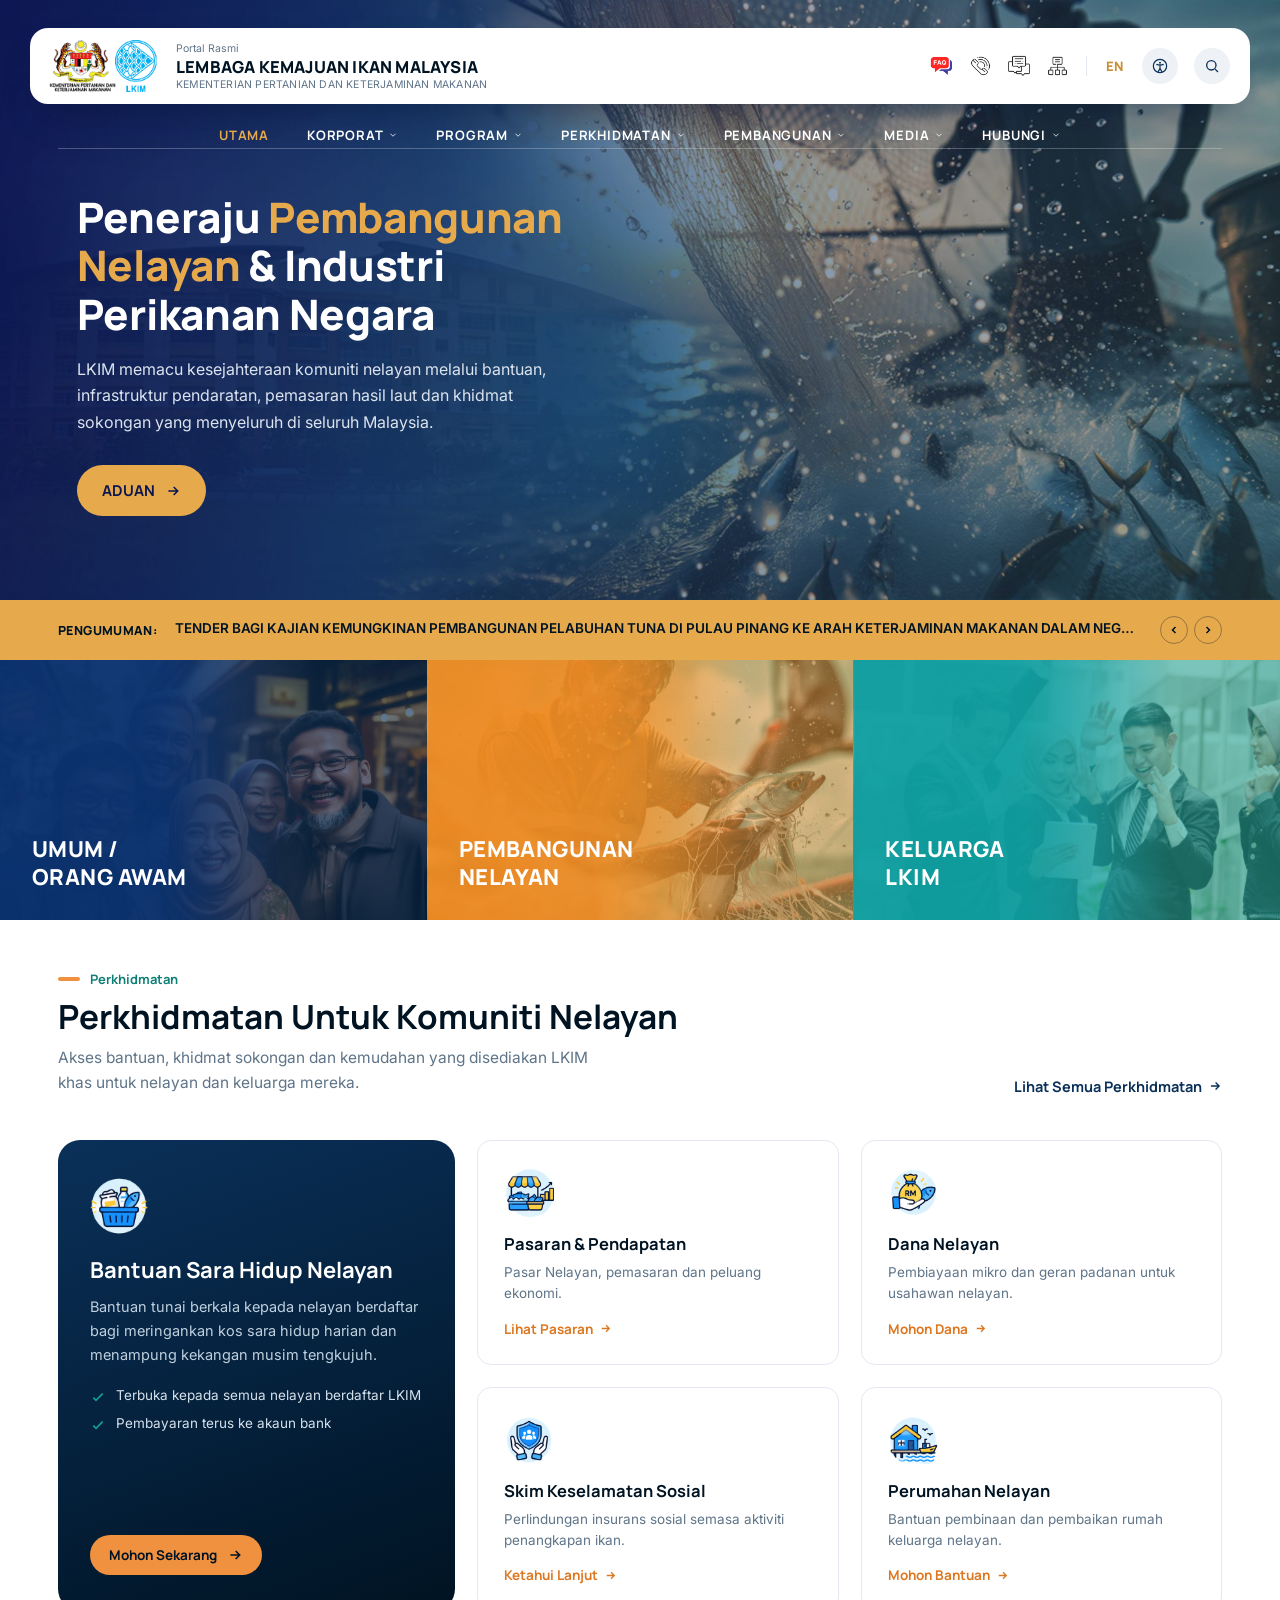
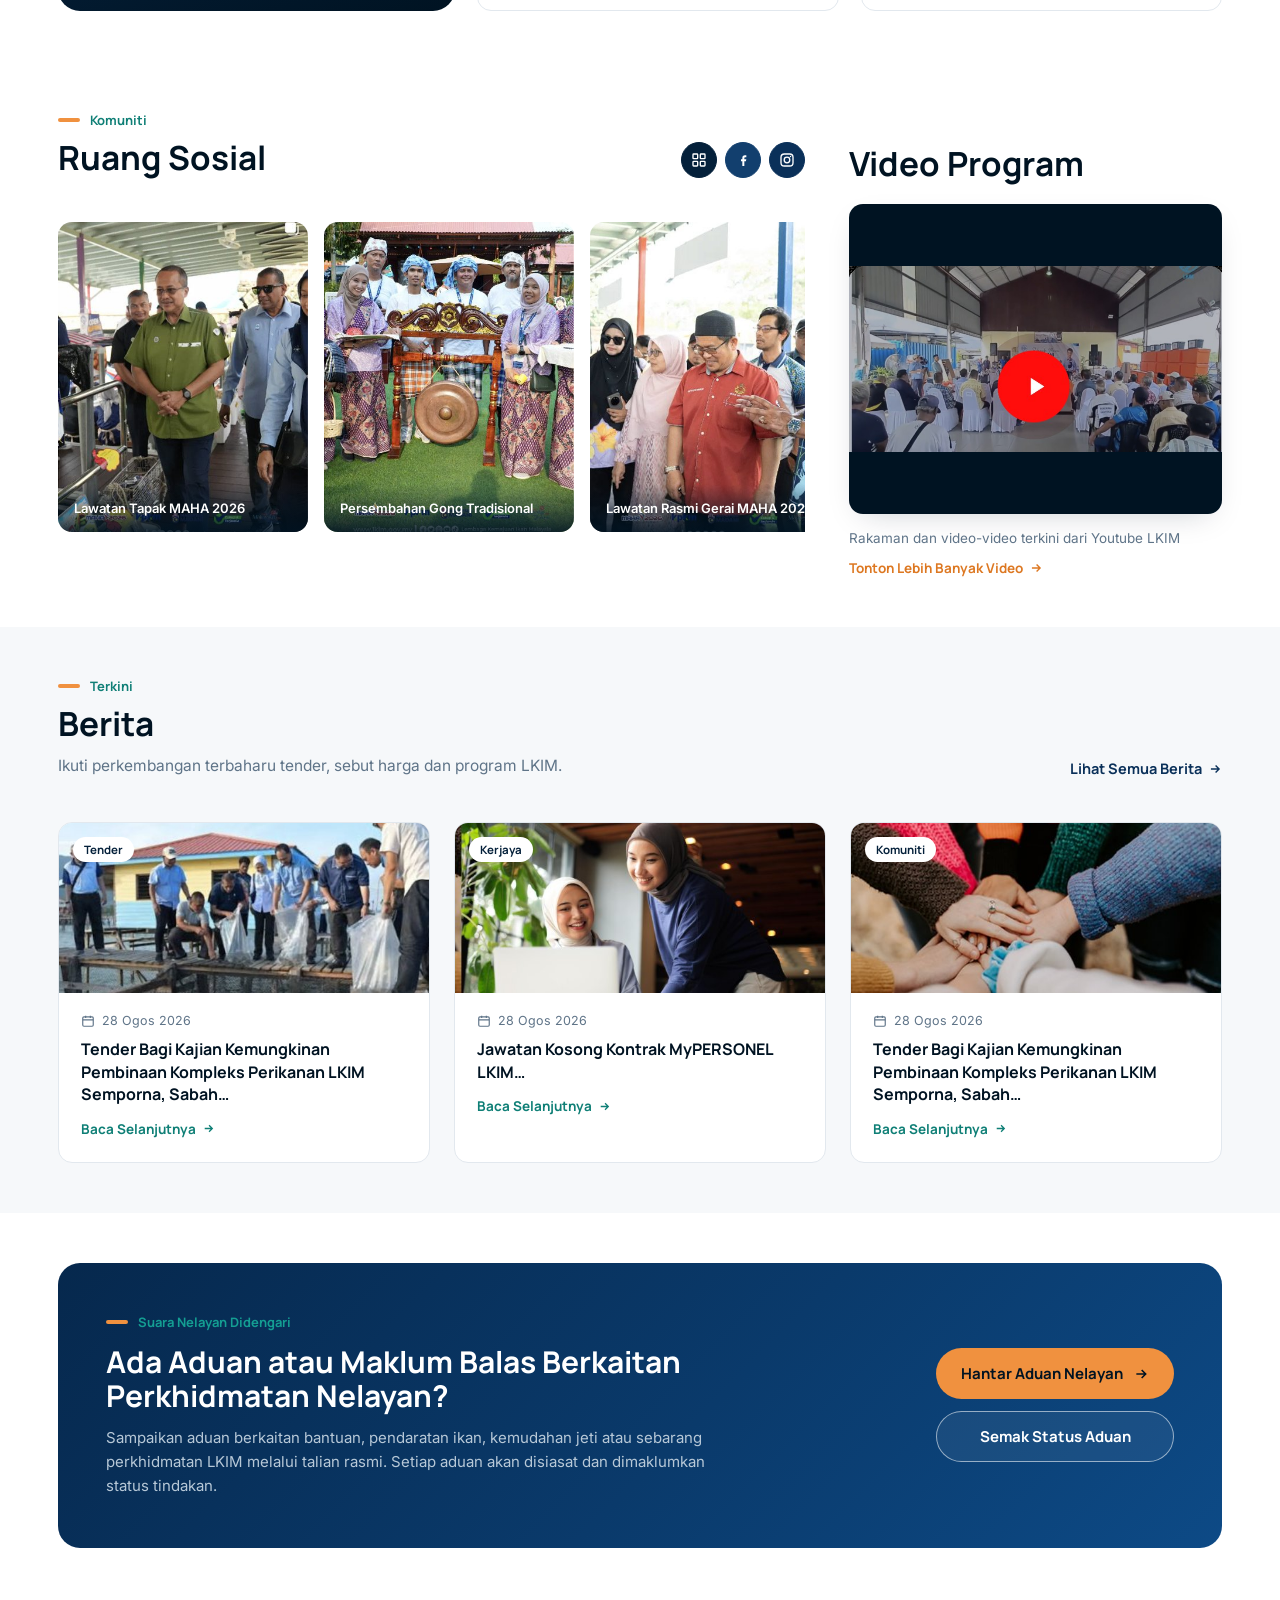
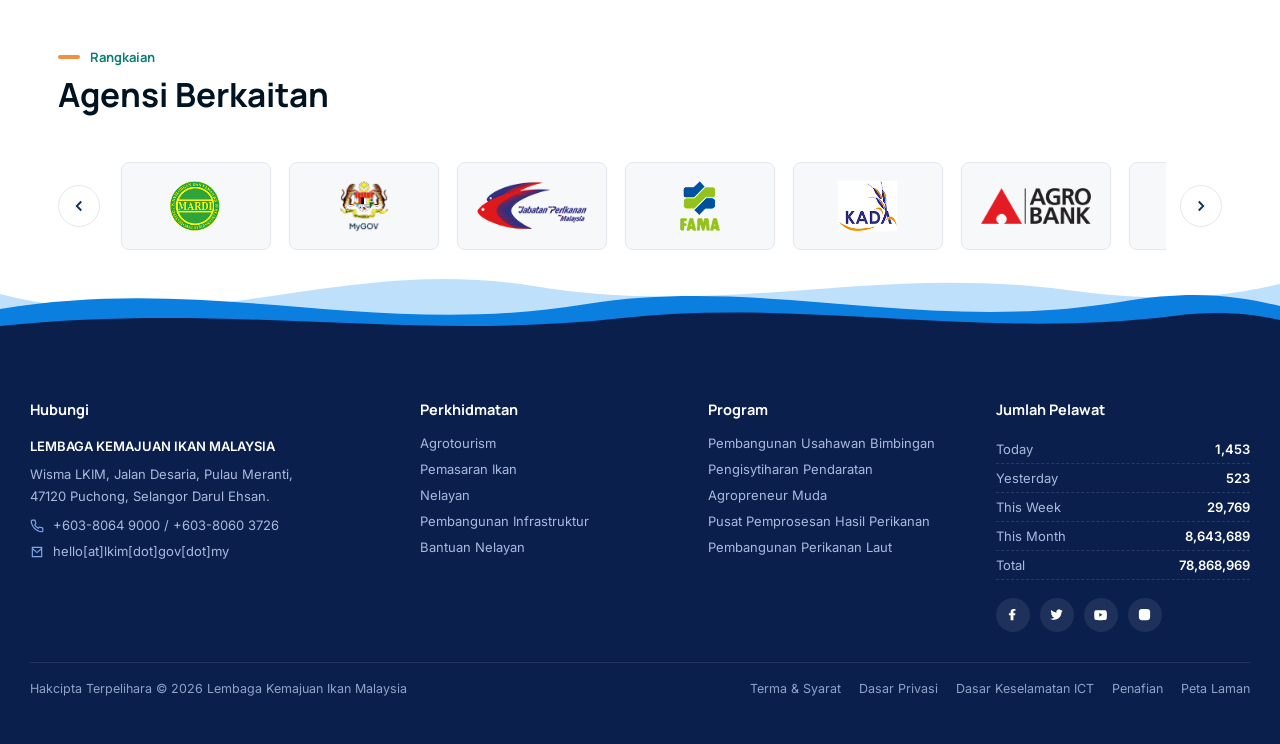
<file: index.html>
<!DOCTYPE html>
<html lang="ms">
<head>
<meta charset="UTF-8">
<meta name="viewport" content="width=device-width, initial-scale=1.0">
<title>Lembaga Kemajuan Ikan Malaysia (LKIM) — Portal Rasmi</title>
<meta name="description" content="Peneraju Pembangunan Nelayan dan Industri Perikanan Negara — Lembaga Kemajuan Ikan Malaysia (LKIM).">
<link rel="preconnect" href="https://fonts.googleapis.com">
<link rel="preconnect" href="https://fonts.gstatic.com" crossorigin>
<link href="https://fonts.googleapis.com/css2?family=Inter:wght@400;500;600;700&family=Manrope:wght@600;700;800&display=swap" rel="stylesheet">
<link rel="stylesheet" href="css/style.css">
</head>
<body>

<div id="a11yScaleWrap">

<!-- ============ HEADER / MEGA NAV (floating on hero) ============ -->
<header class="site-header">
  <div class="wrap header-card-row">
    <div class="header-card">
      <a href="#top" class="brand">
        <img class="brand-mark" src="images/logo.png" alt="Logo LKIM">
        <span class="brand-text">
          <small class="eyebrow">Portal Rasmi</small>
          <strong>Lembaga Kemajuan Ikan Malaysia</strong>
          <span>Kementerian Pertanian dan Keterjaminan Makanan</span>
        </span>
      </a>

      <div class="header-actions">
        <div class="util-icons">
          <a href="#faq" aria-label="Soalan Lazim"><img src="images/soalan-lazim.png" alt="Soalan Lazim"></a>
          <a href="#hubungi" aria-label="Hubungi"><img src="images/hubungi.png" alt="Hubungi"></a>
          <a href="#maklumbalas" aria-label="Maklum Balas"><img src="images/maklumbalas.png" alt="Maklum Balas"></a>
          <a href="#peta-laman" aria-label="Peta Laman"><img src="images/peta-laman.png" alt="Peta Laman"></a>
        </div>
        <div class="util-divider"></div>
        <div class="lang-switch"><button class="active">EN</button></div>
        <div class="a11y-wrap">
          <button class="icon-btn" id="a11yBtn" type="button" aria-haspopup="true" aria-expanded="false" aria-label="Alat Kebolehcapaian">
            <svg viewBox="0 0 24 24" fill="none" stroke="currentColor" stroke-width="1.8"><circle cx="12" cy="12" r="10"/><circle cx="12" cy="7.2" r="1.4" fill="currentColor" stroke="none"/><path d="M6.5 9.5c3.6 1.2 7.4 1.2 11 0M12 9.5v9M9 21l3-5.5 3 5.5"/></svg>
          </button>
          <span class="a11y-tooltip">Alat Kebolehcapaian</span>
        </div>
        <button class="icon-btn" aria-label="Cari">
          <svg viewBox="0 0 24 24" fill="none" stroke="currentColor" stroke-width="2"><circle cx="11" cy="11" r="7"/><path d="m21 21-4.3-4.3"/></svg>
        </button>
        <button class="icon-btn nav-toggle" id="navToggle" aria-label="Buka menu" aria-expanded="false">
          <svg viewBox="0 0 24 24" fill="none" stroke="currentColor" stroke-width="2"><path d="M4 7h16M4 12h16M4 17h16"/></svg>
        </button>
      </div>
    </div>
  </div>

  <nav class="hero-nav-row">
    <div class="wrap">
      <ul class="main-nav" id="mainNav">
        <li><a href="#top" aria-current="page">Utama</a></li>

        <li>
          <a href="#korporat">Korporat <svg viewBox="0 0 24 24" fill="none" stroke="currentColor" stroke-width="2.4"><path d="M6 9l6 6 6-6"/></svg></a>
          <div class="mega">
            <div class="mega-col">
              <h4>Perutusan</h4>
              <ul>
                <li><a href="#">Pengerusi</a></li>
                <li><a href="#">Ketua Pengarah</a></li>
                <li><a href="#">Pendaftar PN</a></li>
              </ul>
            </div>
            <div class="mega-col">
              <h4>Profil</h4>
              <ul>
                <li><a href="#">Profil Menteri</a></li>
                <li><a href="#">Latar Belakang</a></li>
                <li><a href="#">Visi, Misi &amp; Objektif</a></li>
                <li><a href="#">Piagam Pelanggan</a></li>
                <li><a href="#">KPI LKIM</a></li>
                <li><a href="akta.html">Akta</a></li>
              </ul>
            </div>
            <div class="mega-col">
              <h4>Organisasi</h4>
              <ul>
                <li><a href="#">Ahli Lembaga Pengarah</a></li>
                <li><a href="#">Carta Organisasi</a></li>
                <li><a href="#">Pengurusan Atasan</a></li>
                <li><a href="#">LKIM Negeri</a></li>
                <li><a href="#">Persatuan Nelayan</a></li>
              </ul>
            </div>
          </div>
        </li>

        <li>
          <a href="#program">Program <svg viewBox="0 0 24 24" fill="none" stroke="currentColor" stroke-width="2.4"><path d="M6 9l6 6 6-6"/></svg></a>
          <div class="mega">
            <div class="mega-col">
              <h4>Industri Perikanan</h4>
              <ul>
                <li><a href="#">QFish</a></li>
                <li><a href="#">Kompleks &amp; Jeti Pendaratan</a></li>
                <li><a href="#">Pasar Nelayan</a></li>
                <li><a href="#">Kawal Selia Pendaratan Ikan</a></li>
                <li><a href="#">Pusat Pengumpulan &amp; Pengedaran (CCDC)</a></li>
              </ul>
            </div>
            <div class="mega-col">
              <h4>Pembangunan Usahawan</h4>
              <ul>
                <li><a href="#">Pengisytiharan Pendaratan</a></li>
                <li><a href="#">Pembangunan Usahawan Bimbingan (PUB)</a></li>
                <li><a href="#">Agropreneur Muda</a></li>
                <li><a href="#">Pusat Pemprosesan Hasil Perikanan (PPHP)</a></li>
                <li><a href="#">Pembangunan Perikanan Laut (PPL)</a></li>
              </ul>
            </div>
            <div class="mega-col">
              <h4>Komuniti Nelayan</h4>
              <ul>
                <li><a href="#">Dana Nelayan</a></li>
                <li><a href="#">KUNITA</a></li>
                <li><a href="#">KUBENA</a></li>
                <li><a href="#">Banci Pertanian 2024</a></li>
              </ul>
            </div>
          </div>
        </li>

        <li>
          <a href="#perkhidmatan">Perkhidmatan <svg viewBox="0 0 24 24" fill="none" stroke="currentColor" stroke-width="2.4"><path d="M6 9l6 6 6-6"/></svg></a>
          <div class="mega">
            <div class="mega-col">
              <h4>Institusi Nelayan</h4>
              <ul>
                <li><a href="#">KUNITA</a></li>
                <li><a href="#">KUBENA</a></li>
                <li><a href="#">Keselamatan Nelayan (KESAN)</a></li>
                <li><a href="#">Pembangunan Akuakultur</a></li>
              </ul>
            </div>
            <div class="mega-col">
              <h4>Infrastruktur &amp; Pasaran</h4>
              <ul>
                <li><a href="#">Pasar Nelayan</a></li>
                <li><a href="#">Jeti Pendaratan Ikan</a></li>
                <li><a href="#">Kemudahan Bilik Sejuk</a></li>
                <li><a href="#">Pusat Pengumpulan &amp; Pengedaran (CCDC)</a></li>
              </ul>
            </div>
            <div class="mega-col">
              <h4>Industri &amp; Agrotourism</h4>
              <ul>
                <li><a href="#">Pusat Pemprosesan Hasil Perikanan</a></li>
                <li><a href="#">Fishpro</a></li>
                <li><a href="#">Pusat Latihan Camar Laut</a></li>
                <li><a href="#">Medan Ikan Bakar (MIB)</a></li>
                <li><a href="#">Chalet Nelayan</a></li>
              </ul>
            </div>
          </div>
        </li>

        <li>
          <a href="#pembangunan">Pembangunan <svg viewBox="0 0 24 24" fill="none" stroke="currentColor" stroke-width="2.4"><path d="M6 9l6 6 6-6"/></svg></a>
          <div class="mega">
            <div class="mega-col">
              <h4>Bantuan &amp; Subsidi</h4>
              <ul>
                <li><a href="#">Bantuan Sara Hidup Nelayan</a></li>
                <li><a href="#">Skim Subsidi Diesel &amp; Petrol</a></li>
                <li><a href="#">Skim Keselamatan Sosial (SKSPS)</a></li>
              </ul>
            </div>
            <div class="mega-col">
              <h4>Pembiayaan &amp; Kebajikan</h4>
              <ul>
                <li><a href="#">Bantuan Bencana Alam &amp; Kebajikan</a></li>
                <li><a href="#">Projek Khas Perumahan Nelayan</a></li>
                <li><a href="#">Dana Nelayan &amp; Skim Pembiayaan Mikro</a></li>
              </ul>
            </div>
          </div>
        </li>

        <li>
          <a href="#media">Media <svg viewBox="0 0 24 24" fill="none" stroke="currentColor" stroke-width="2.4"><path d="M6 9l6 6 6-6"/></svg></a>
          <div class="mega mega-narrow">
            <div class="mega-col">
              <h4>Media &amp; Penerbitan</h4>
              <ul>
                <li><a href="#">Berita &amp; Pengumuman</a></li>
                <li><a href="#">Galeri Foto</a></li>
                <li><a href="#">Video Rasmi</a></li>
                <li><a href="#">Media Sosial</a></li>
                <li><a href="#">Penerbitan &amp; Laporan</a></li>
              </ul>
            </div>
          </div>
        </li>

        <li>
          <a href="#hubungi-footer">Hubungi <svg viewBox="0 0 24 24" fill="none" stroke="currentColor" stroke-width="2.4"><path d="M6 9l6 6 6-6"/></svg></a>
          <div class="mega mega-narrow">
            <div class="mega-col">
              <h4>Perhubungan</h4>
              <ul>
                <li><a href="#">Hubungi Kami</a></li>
                <li><a href="#">Direktori Kakitangan</a></li>
                <li><a href="#">Peta Lokasi</a></li>
                <li><a href="#">Soalan Lazim (FAQ)</a></li>
                <li><a href="#">Peta Laman</a></li>
              </ul>
            </div>
          </div>
        </li>
      </ul>
      <hr class="hero-nav-divider">
    </div>
  </nav>
</header>
<div class="nav-backdrop" id="navBackdrop"></div>

<!-- ============ HERO ============ -->
<section class="hero" id="top">
  <div class="hero-bg"><img src="images/banner.jpg" alt="Nelayan menebar jaring di laut"></div>
  <div class="hero-inner">
    <h1>Peneraju <span class="accent">Pembangunan</span><br><span class="accent">Nelayan</span> &amp; Industri<br>Perikanan Negara</h1>
    <p class="lede">LKIM memacu kesejahteraan komuniti nelayan melalui bantuan, infrastruktur pendaratan, pemasaran hasil laut dan khidmat sokongan yang menyeluruh di seluruh Malaysia.</p>
    <div class="hero-actions">
      <a href="#aduan" class="btn btn-primary">ADUAN
        <svg viewBox="0 0 24 24" fill="none" stroke="currentColor" stroke-width="2.4"><path d="M5 12h14M13 6l6 6-6 6"/></svg>
      </a>
    </div>
  </div>
</section>

<!-- ============ PENGUMUMAN (full width) ============ -->
<div class="announce-full">
  <div class="announce">
    <span class="label">PENGUMUMAN:</span>
    <div class="announce-track">
      <div class="announce-slide" id="announceSlide">TENDER BAGI KAJIAN KEMUNGKINAN PEMBANGUNAN PELABUHAN TUNA DI PULAU PINANG KE ARAH KETERJAMINAN MAKANAN DALAM NEGARA</div>
    </div>
    <div class="announce-nav">
      <button id="annPrev" aria-label="Sebelumnya" type="button"><svg viewBox="0 0 24 24" fill="none" stroke="currentColor" stroke-width="3"><path d="M15 18l-6-6 6-6"/></svg></button>
      <button id="annNext" aria-label="Seterusnya" type="button"><svg viewBox="0 0 24 24" fill="none" stroke="currentColor" stroke-width="3"><path d="M9 18l6-6-6-6"/></svg></button>
    </div>
  </div>
</div>

<!-- ============ QUICK LINK CARDS ============ -->
<div class="quicklinks">
  <div class="grid3">
    <a href="#umum" class="qcard c1">
      <img class="qc-photo" src="images/awam.jpg" alt="">
      <span class="qc-label">UMUM /<br>ORANG AWAM</span>
    </a>
    <a href="#pembangunan-nelayan" class="qcard c2">
      <img class="qc-photo" src="images/ngo.jpg" alt="">
      <span class="qc-label">PEMBANGUNAN<br>NELAYAN</span>
    </a>
    <a href="#keluarga-lkim" class="qcard c3">
      <img class="qc-photo" src="images/warga-lkim.jpg" alt="">
      <span class="qc-label">KELUARGA<br>LKIM</span>
    </a>
  </div>
</div>

<!-- ============ PERKHIDMATAN ============ -->
<section class="section" id="perkhidmatan">
  <div class="wrap">
    <div class="section-head">
      <div>
        <div class="mark"><span></span><small>Perkhidmatan</small></div>
        <h2>Perkhidmatan Untuk Komuniti Nelayan</h2>
        <p>Akses bantuan, khidmat sokongan dan kemudahan yang disediakan LKIM khas untuk nelayan dan keluarga mereka.</p>
      </div>
      <a href="#" class="link-more">Lihat Semua Perkhidmatan
        <svg viewBox="0 0 24 24" fill="none" stroke="currentColor" stroke-width="2.4"><path d="M5 12h14M13 6l6 6-6 6"/></svg>
      </a>
    </div>

    <div class="services-grid">
      <div class="service-feature">
        <span class="sf-icon"><img src="images/icons/bantuan-sarahidup.png" alt=""></span>
        <h3>Bantuan Sara Hidup Nelayan</h3>
        <p>Bantuan tunai berkala kepada nelayan berdaftar bagi meringankan kos sara hidup harian dan menampung kekangan musim tengkujuh.</p>
        <ul class="checks">
          <li><svg viewBox="0 0 24 24" fill="none" stroke="currentColor" stroke-width="2.6"><path d="M5 13l4 4L19 7"/></svg>Terbuka kepada semua nelayan berdaftar LKIM</li>
          <li><svg viewBox="0 0 24 24" fill="none" stroke="currentColor" stroke-width="2.6"><path d="M5 13l4 4L19 7"/></svg>Pembayaran terus ke akaun bank</li>
        </ul>
        <a href="#" class="btn btn-primary btn-sm">Mohon Sekarang
          <svg viewBox="0 0 24 24" fill="none" stroke="currentColor" stroke-width="2.4"><path d="M5 12h14M13 6l6 6-6 6"/></svg>
        </a>
      </div>

      <div class="service-card">
        <span class="sc-icon"><img src="images/icons/pasaran-pendapatan.png" alt=""></span>
        <h3>Pasaran &amp; Pendapatan</h3>
        <p>Pasar Nelayan, pemasaran dan peluang ekonomi.</p>
        <a href="#" class="sc-link">Lihat Pasaran<svg viewBox="0 0 24 24" fill="none" stroke="currentColor" stroke-width="2.4"><path d="M5 12h14M13 6l6 6-6 6"/></svg></a>
      </div>

      <div class="service-card">
        <span class="sc-icon"><img src="images/icons/dana-nelayan.png" alt=""></span>
        <h3>Dana Nelayan</h3>
        <p>Pembiayaan mikro dan geran padanan untuk usahawan nelayan.</p>
        <a href="#" class="sc-link">Mohon Dana<svg viewBox="0 0 24 24" fill="none" stroke="currentColor" stroke-width="2.4"><path d="M5 12h14M13 6l6 6-6 6"/></svg></a>
      </div>

      <div class="service-card">
        <span class="sc-icon"><img src="images/icons/skim-sosial.png" alt=""></span>
        <h3>Skim Keselamatan Sosial</h3>
        <p>Perlindungan insurans sosial semasa aktiviti penangkapan ikan.</p>
        <a href="#" class="sc-link">Ketahui Lanjut<svg viewBox="0 0 24 24" fill="none" stroke="currentColor" stroke-width="2.4"><path d="M5 12h14M13 6l6 6-6 6"/></svg></a>
      </div>

      <div class="service-card">
        <span class="sc-icon"><img src="images/icons/perumahan-nelayan.png" alt=""></span>
        <h3>Perumahan Nelayan</h3>
        <p>Bantuan pembinaan dan pembaikan rumah keluarga nelayan.</p>
        <a href="#" class="sc-link">Mohon Bantuan<svg viewBox="0 0 24 24" fill="none" stroke="currentColor" stroke-width="2.4"><path d="M5 12h14M13 6l6 6-6 6"/></svg></a>
      </div>
    </div>
  </div>
</section>

<!-- ============ RUANG SOSIAL + VIDEO ============ -->
<section class="section tight" id="media">
  <div class="wrap">
    <div class="media-split">
      <div class="media-gallery">
        <div class="section-head">
          <div>
            <div class="mark"><span></span><small>Komuniti</small></div>
            <h2>Ruang Sosial</h2>
          </div>
          <div class="gallery-tabs">
            <button class="active" aria-label="Semua"><svg viewBox="0 0 24 24" fill="none" stroke="currentColor" stroke-width="2"><rect x="3" y="3" width="7" height="7" rx="1"/><rect x="14" y="3" width="7" height="7" rx="1"/><rect x="3" y="14" width="7" height="7" rx="1"/><rect x="14" y="14" width="7" height="7" rx="1"/></svg></button>
            <button class="tab-fb" aria-label="Facebook"><svg viewBox="0 0 24 24" fill="currentColor"><path d="M15 8h2V5h-2a4 4 0 0 0-4 4v2H9v3h2v7h3v-7h2.4l.6-3H14V9c0-.6.4-1 1-1Z"/></svg></button>
            <button class="tab-ig" aria-label="Instagram"><svg viewBox="0 0 24 24" fill="none" stroke="currentColor" stroke-width="2"><rect x="3" y="3" width="18" height="18" rx="5"/><circle cx="12" cy="12" r="4.2"/><circle cx="17.3" cy="6.7" r="1.1" fill="currentColor" stroke="none"/></svg></button>
          </div>
        </div>

        <div class="gallery-strip">
          <div class="g-item">
            <img src="images/gallery-1.jpg" alt="Lawatan Tapak MAHA 2026" loading="lazy">
            <span class="g-caption">Lawatan Tapak MAHA 2026</span>
          </div>
          <div class="g-item">
            <img src="images/gallery-2.jpg" alt="Persembahan Gong Tradisional" loading="lazy">
            <span class="g-caption">Persembahan Gong Tradisional</span>
          </div>
          <div class="g-item">
            <img src="images/gallery-3.jpg" alt="Lawatan Rasmi Gerai MAHA 2026" loading="lazy">
            <span class="g-caption">Lawatan Rasmi Gerai MAHA 2026</span>
          </div>
          <div class="g-item">
            <img src="images/gallery-4.jpg" alt="Sesi Bergambar Bersama Tetamu" loading="lazy">
            <span class="g-caption">Sesi Bergambar Bersama Tetamu</span>
          </div>
          <div class="g-item">
            <img src="images/gallery-5.jpg" alt="Lawatan Pameran LKIM" loading="lazy">
            <span class="g-caption">Lawatan Pameran LKIM</span>
          </div>
        </div>
      </div>

      <div class="media-video">
        <h2>Video Program</h2>
        <a href="https://www.youtube.com/@LembagaKemajuanIkanMalaysia" target="_blank" rel="noopener" class="video-block">
          <img src="images/video-thumb.jpg" alt="Video rasmi LKIM" loading="lazy">
        </a>
        <p class="video-caption">Rakaman dan video-video terkini dari Youtube LKIM</p>
        <a href="https://www.youtube.com/@LembagaKemajuanIkanMalaysia" target="_blank" rel="noopener" class="video-more">Tonton Lebih Banyak Video
          <svg viewBox="0 0 24 24" fill="none" stroke="currentColor" stroke-width="2.4"><path d="M5 12h14M13 6l6 6-6 6"/></svg>
        </a>
      </div>
    </div>
  </div>
</section>

<!-- ============ BERITA & PENGUMUMAN ============ -->
<section class="section" style="background:var(--sand-50)">
  <div class="wrap">
    <div class="section-head">
      <div>
        <div class="mark"><span></span><small>Terkini</small></div>
        <h2>Berita</h2>
        <p>Ikuti perkembangan terbaharu tender, sebut harga dan program LKIM.</p>
      </div>
      <a href="#" class="link-more">Lihat Semua Berita
        <svg viewBox="0 0 24 24" fill="none" stroke="currentColor" stroke-width="2.4"><path d="M5 12h14M13 6l6 6-6 6"/></svg>
      </a>
    </div>

    <div class="news-grid">
      <article class="news-card acc-orange">
        <div class="news-thumb">
          <span class="news-tag">Tender</span>
          <img src="images/news-1.jpg" alt="">
        </div>
        <div class="news-body">
          <div class="news-date"><svg viewBox="0 0 24 24" fill="none" stroke="currentColor" stroke-width="2"><rect x="3" y="5" width="18" height="16" rx="2"/><path d="M3 10h18M8 3v4M16 3v4"/></svg>28 Ogos 2026</div>
          <h3>Tender Bagi Kajian Kemungkinan Pembinaan Kompleks Perikanan LKIM Semporna, Sabah…</h3>
          <a href="#" class="read">Baca Selanjutnya<svg viewBox="0 0 24 24" fill="none" stroke="currentColor" stroke-width="2.4"><path d="M5 12h14M13 6l6 6-6 6"/></svg></a>
        </div>
      </article>

      <article class="news-card acc-teal">
        <div class="news-thumb">
          <span class="news-tag">Kerjaya</span>
          <img src="images/news-2.jpg" alt="">
        </div>
        <div class="news-body">
          <div class="news-date"><svg viewBox="0 0 24 24" fill="none" stroke="currentColor" stroke-width="2"><rect x="3" y="5" width="18" height="16" rx="2"/><path d="M3 10h18M8 3v4M16 3v4"/></svg>28 Ogos 2026</div>
          <h3>Jawatan Kosong Kontrak MyPERSONEL LKIM…</h3>
          <a href="#" class="read">Baca Selanjutnya<svg viewBox="0 0 24 24" fill="none" stroke="currentColor" stroke-width="2.4"><path d="M5 12h14M13 6l6 6-6 6"/></svg></a>
        </div>
      </article>

      <article class="news-card acc-navy">
        <div class="news-thumb">
          <span class="news-tag">Komuniti</span>
          <img src="images/news-3.jpg" alt="">
        </div>
        <div class="news-body">
          <div class="news-date"><svg viewBox="0 0 24 24" fill="none" stroke="currentColor" stroke-width="2"><rect x="3" y="5" width="18" height="16" rx="2"/><path d="M3 10h18M8 3v4M16 3v4"/></svg>28 Ogos 2026</div>
          <h3>Tender Bagi Kajian Kemungkinan Pembinaan Kompleks Perikanan LKIM Semporna, Sabah…</h3>
          <a href="#" class="read">Baca Selanjutnya<svg viewBox="0 0 24 24" fill="none" stroke="currentColor" stroke-width="2.4"><path d="M5 12h14M13 6l6 6-6 6"/></svg></a>
        </div>
      </article>
    </div>
  </div>
</section>

<!-- ============ CTA BANNER ============ -->
<section class="section tight" id="aduan">
  <div class="wrap">
    <div class="cta-banner">
      <div class="cta-content">
        <div class="mark"><span></span><small>Suara Nelayan Didengari</small></div>
        <h2>Ada Aduan atau Maklum Balas Berkaitan Perkhidmatan Nelayan?</h2>
        <p>Sampaikan aduan berkaitan bantuan, pendaratan ikan, kemudahan jeti atau sebarang perkhidmatan LKIM melalui talian rasmi. Setiap aduan akan disiasat dan dimaklumkan status tindakan.</p>
      </div>
      <div class="cta-actions">
        <a href="#" class="btn btn-primary">Hantar Aduan Nelayan
          <svg viewBox="0 0 24 24" fill="none" stroke="currentColor" stroke-width="2.4"><path d="M5 12h14M13 6l6 6-6 6"/></svg>
        </a>
        <a href="#" class="btn btn-ghost">Semak Status Aduan</a>
      </div>
    </div>
  </div>
</section>

<!-- ============ AGENSI BERKAITAN ============ -->
<section class="section tight">
  <div class="wrap">
    <div class="section-head">
      <div>
        <div class="mark"><span></span><small>Rangkaian</small></div>
        <h2>Agensi Berkaitan</h2>
      </div>
    </div>
    <div class="agency-carousel">
      <button class="agency-nav prev" id="agencyPrev" aria-label="Sebelumnya">
        <svg viewBox="0 0 24 24" fill="none" stroke="currentColor" stroke-width="2.4"><path d="M15 6l-6 6 6 6"/></svg>
      </button>
      <div class="agency-track" id="agencyTrack">
        <div class="agency-logo-item"><img src="images/agencies/mardi.png" alt="MARDI"></div>
        <div class="agency-logo-item"><img src="images/agencies/mygov.png" alt="MyGOV"></div>
        <div class="agency-logo-item"><img src="images/agencies/jabatan-perikanan.png" alt="Jabatan Perikanan Malaysia"></div>
        <div class="agency-logo-item"><img src="images/agencies/fama.png" alt="FAMA"></div>
        <div class="agency-logo-item"><img src="images/agencies/kada.png" alt="KADA"></div>
        <div class="agency-logo-item"><img src="images/agencies/agrobank.png" alt="Agrobank"></div>
        <div class="agency-logo-item"><img src="images/agencies/maqis.png" alt="MAQIS"></div>
        <div class="agency-logo-item"><img src="images/agencies/v-logo.png" alt="Agensi Kerajaan"></div>
        <div class="agency-logo-item"><img src="images/agencies/mardi.png" alt="MARDI"></div>
        <div class="agency-logo-item"><img src="images/agencies/mygov.png" alt="MyGOV"></div>
        <div class="agency-logo-item"><img src="images/agencies/jabatan-perikanan.png" alt="Jabatan Perikanan Malaysia"></div>
        <div class="agency-logo-item"><img src="images/agencies/fama.png" alt="FAMA"></div>
        <div class="agency-logo-item"><img src="images/agencies/kada.png" alt="KADA"></div>
        <div class="agency-logo-item"><img src="images/agencies/agrobank.png" alt="Agrobank"></div>
        <div class="agency-logo-item"><img src="images/agencies/maqis.png" alt="MAQIS"></div>
        <div class="agency-logo-item"><img src="images/agencies/v-logo.png" alt="Agensi Kerajaan"></div>
        <div class="agency-logo-item"><img src="images/agencies/mardi.png" alt="MARDI"></div>
        <div class="agency-logo-item"><img src="images/agencies/mygov.png" alt="MyGOV"></div>
        <div class="agency-logo-item"><img src="images/agencies/jabatan-perikanan.png" alt="Jabatan Perikanan Malaysia"></div>
        <div class="agency-logo-item"><img src="images/agencies/fama.png" alt="FAMA"></div>
        <div class="agency-logo-item"><img src="images/agencies/kada.png" alt="KADA"></div>
        <div class="agency-logo-item"><img src="images/agencies/agrobank.png" alt="Agrobank"></div>
        <div class="agency-logo-item"><img src="images/agencies/maqis.png" alt="MAQIS"></div>
        <div class="agency-logo-item"><img src="images/agencies/v-logo.png" alt="Agensi Kerajaan"></div>
      </div>
      <button class="agency-nav next" id="agencyNext" aria-label="Seterusnya">
        <svg viewBox="0 0 24 24" fill="none" stroke="currentColor" stroke-width="2.4"><path d="M9 6l6 6-6 6"/></svg>
      </button>
    </div>
  </div>
</section>

<!-- ============ FOOTER ============ -->
<footer class="site-footer" id="hubungi-footer">
  <svg class="footer-wave" viewBox="0 0 1440 90" preserveAspectRatio="none" role="presentation">
    <path class="wave-1" d="M0,40 C220,90 380,0 600,32 C820,64 980,10 1200,36 C1320,50 1380,42 1440,30 L1440,90 L0,90 Z"></path>
    <path class="wave-2" d="M0,55 C240,20 420,85 660,50 C860,22 1040,80 1260,48 C1350,34 1400,44 1440,52 L1440,90 L0,90 Z"></path>
    <path class="wave-3" d="M0,72 C260,48 460,88 700,64 C900,44 1100,86 1320,62 C1370,56 1410,60 1440,66 L1440,90 L0,90 Z"></path>
  </svg>

  <div class="wrap footer-inner">
    <div class="footer-grid">
      <div>
        <h4>Hubungi</h4>
        <p style="color:#fff;font-weight:600;">LEMBAGA KEMAJUAN IKAN MALAYSIA</p>
        <p>Wisma LKIM, Jalan Desaria, Pulau Meranti,<br>47120 Puchong, Selangor Darul Ehsan.</p>
        <div class="footer-contact-line">
          <svg viewBox="0 0 24 24"><path d="M22 16.9v3a2 2 0 0 1-2.2 2 19.8 19.8 0 0 1-8.6-3.1 19.5 19.5 0 0 1-6-6 19.8 19.8 0 0 1-3.1-8.7A2 2 0 0 1 4.1 2h3a2 2 0 0 1 2 1.7c.1 1 .3 2 .7 3a2 2 0 0 1-.5 2.1L8 10a16 16 0 0 0 6 6l1.2-1.3a2 2 0 0 1 2.1-.5c1 .4 2 .6 3 .7a2 2 0 0 1 1.7 2z"/></svg>
          <span>+603-8064 9000 / +603-8060 3726</span>
        </div>
        <div class="footer-contact-line">
          <svg viewBox="0 0 24 24"><path d="M4 4h16v16H4z"/><path d="M4 6l8 7 8-7"/></svg>
          <span>hello[at]lkim[dot]gov[dot]my</span>
        </div>
      </div>

      <div>
        <h4>Perkhidmatan</h4>
        <ul>
          <li><a href="#">Agrotourism</a></li>
          <li><a href="#">Pemasaran Ikan</a></li>
          <li><a href="#">Nelayan</a></li>
          <li><a href="#">Pembangunan Infrastruktur</a></li>
          <li><a href="#">Bantuan Nelayan</a></li>
        </ul>
      </div>

      <div>
        <h4>Program</h4>
        <ul>
          <li><a href="#">Pembangunan Usahawan Bimbingan</a></li>
          <li><a href="#">Pengisytiharan Pendaratan</a></li>
          <li><a href="#">Agropreneur Muda</a></li>
          <li><a href="#">Pusat Pemprosesan Hasil Perikanan</a></li>
          <li><a href="#">Pembangunan Perikanan Laut</a></li>
        </ul>
      </div>

      <div>
        <h4>Jumlah Pelawat</h4>
        <div class="visitor-row"><span>Today</span><span>1,453</span></div>
        <div class="visitor-row"><span>Yesterday</span><span>523</span></div>
        <div class="visitor-row"><span>This Week</span><span>29,769</span></div>
        <div class="visitor-row"><span>This Month</span><span>8,643,689</span></div>
        <div class="visitor-row"><span>Total</span><span>78,868,969</span></div>
        <div class="footer-social">
          <a href="#" aria-label="Facebook"><svg viewBox="0 0 24 24"><path d="M13.5 21v-8h2.7l.4-3.2h-3.1V7.6c0-.9.3-1.6 1.7-1.6h1.5V3.1C15.9 3 14.8 3 13.5 3 10.9 3 9 4.6 9 7.3v2.5H6.3V13H9v8h4.5z"/></svg></a>
          <a href="#" aria-label="Twitter"><svg viewBox="0 0 24 24"><path d="M22 5.9c-.7.3-1.5.6-2.3.7.8-.5 1.5-1.3 1.8-2.3-.8.5-1.7.8-2.6 1a4 4 0 0 0-6.9 3.7A11.4 11.4 0 0 1 3.7 4.9a4 4 0 0 0 1.3 5.4c-.7 0-1.3-.2-1.9-.5v.1a4 4 0 0 0 3.3 4 4 4 0 0 1-1.8.1 4 4 0 0 0 3.8 2.8A8 8 0 0 1 2 18.6a11.3 11.3 0 0 0 6.3 1.9c7.5 0 11.7-6.5 11.7-12v-.5c.8-.6 1.5-1.3 2-2.1z"/></svg></a>
          <a href="#" aria-label="Youtube"><svg viewBox="0 0 24 24"><path d="M22 8.5s-.2-1.6-.8-2.3c-.8-.8-1.6-.8-2-.9C16.4 5 12 5 12 5s-4.4 0-7.2.3c-.4.1-1.2.1-2 .9-.6.7-.8 2.3-.8 2.3S2 10.3 2 12.2v1.6c0 1.9.2 3.7.2 3.7s.2 1.6.8 2.3c.8.8 1.8.8 2.3.9C7 21 12 21 12 21s4.4 0 7.2-.3c.4-.1 1.2-.1 2-.9.6-.7.8-2.3.8-2.3s.2-1.8.2-3.7v-1.6c0-1.9-.2-3.7-.2-3.7zM10 15.5v-6l5.2 3-5.2 3z"/></svg></a>
          <a href="#" aria-label="Instagram"><svg viewBox="0 0 24 24"><rect x="3" y="3" width="18" height="18" rx="5"/><circle cx="12" cy="12" r="4"/><circle cx="17.5" cy="6.5" r="1"/></svg></a>
        </div>
      </div>
    </div>

    <div class="footer-bottom">
      <span>Hakcipta Terpelihara © 2026 Lembaga Kemajuan Ikan Malaysia</span>
      <div class="legal">
        <a href="#">Terma &amp; Syarat</a>
        <a href="#">Dasar Privasi</a>
        <a href="#">Dasar Keselamatan ICT</a>
        <a href="#">Penafian</a>
        <a href="#">Peta Laman</a>
      </div>
    </div>
  </div>
</footer>

</div><!-- /#a11yScaleWrap -->

<!-- ===================== ACCESSIBILITY TOOLS MODAL ===================== -->
<div class="a11y-backdrop" id="a11yBackdrop">
  <div class="a11y-panel" id="a11yPanel">
    <div class="a11y-panel-head">
      <h5>Alat Kebolehcapaian</h5>
      <div class="a11y-head-actions">
        <button type="button" class="a11y-refresh" id="a11yReset" aria-label="Set semula">
          <svg viewBox="0 0 24 24"><path d="M23 4v6h-6"/><path d="M20.49 15a9 9 0 1 1-2.12-9.36L23 10"/></svg>
        </button>
        <button type="button" class="a11y-close" id="a11yClose" aria-label="Tutup">&times;</button>
      </div>
    </div>

    <div class="a11y-grid">
      <button type="button" class="a11y-opt" id="a11yInvert">
        <svg viewBox="0 0 24 24"><circle cx="12" cy="12" r="9"/><path class="fill" d="M12 3a9 9 0 0 0 0 18z"/></svg>
        Invert colors
      </button>
      <button type="button" class="a11y-opt" id="a11yMono">
        <svg viewBox="0 0 24 24"><circle cx="12" cy="12" r="9"/><line x1="5.6" y1="5.6" x2="18.4" y2="18.4"/></svg>
        Monochrome
      </button>
      <button type="button" class="a11y-opt" id="a11yDark">
        <svg viewBox="0 0 24 24"><path d="M21 12.8A9 9 0 1 1 11.2 3 7 7 0 0 0 21 12.8z"/></svg>
        Dark contrast
      </button>
      <button type="button" class="a11y-opt" id="a11yLight">
        <svg viewBox="0 0 24 24"><circle cx="12" cy="12" r="4.5"/><path d="M12 2v3M12 19v3M4.2 4.2l2.1 2.1M17.7 17.7l2.1 2.1M2 12h3M19 12h3M4.2 19.8l2.1-2.1M17.7 6.3l2.1-2.1"/></svg>
        Light contrast
      </button>
      <button type="button" class="a11y-opt" id="a11yLowSat">
        <svg viewBox="0 0 24 24"><circle cx="12" cy="12" r="9"/></svg>
        Low saturation
      </button>
      <button type="button" class="a11y-opt" id="a11yHighSat">
        <svg viewBox="0 0 24 24"><circle class="fill" cx="12" cy="12" r="9"/></svg>
        High saturation
      </button>
      <button type="button" class="a11y-opt" id="a11yLinks">
        <svg viewBox="0 0 24 24"><path d="M9 15l6-6"/><path d="M10 8l1-1a3.5 3.5 0 0 1 5 5l-1 1"/><path d="M14 16l-1 1a3.5 3.5 0 0 1-5-5l1-1"/></svg>
        Highlight links
      </button>
      <button type="button" class="a11y-opt" id="a11yHeadings">
        <svg viewBox="0 0 24 24"><rect x="3" y="4" width="18" height="16" rx="2.5"/><path d="M7.5 8.5v7M11.5 8.5v7M7.5 12h4M14.5 12h3M16.5 9l2 3-2 3"/></svg>
        Highlight headings
      </button>
      <button type="button" class="a11y-opt" id="a11yScreenReader">
        <svg viewBox="0 0 24 24"><path d="M4 10v4h3l4 4V6l-4 4H4z"/><path d="M16.5 9a4 4 0 0 1 0 6M19 6.5a8 8 0 0 1 0 11"/></svg>
        Screen reader
      </button>
      <button type="button" class="a11y-opt" id="a11yReadMode">
        <svg viewBox="0 0 24 24"><rect x="4" y="3" width="16" height="18" rx="1.5"/><path d="M7.5 8h9M7.5 12h9M7.5 16h5.5"/></svg>
        Read mode
      </button>
    </div>

    <div class="a11y-slider-row">
      <span class="lbl">Content scaling</span>
      <input type="range" id="a11yScale" min="80" max="150" step="10" value="100">
      <span class="a11y-slider-val" id="a11yScaleVal">100%</span>
      <div class="a11y-slider-steps">
        <button type="button" data-target="a11yScale" data-dir="-1" aria-label="Kurangkan">&minus;</button>
        <button type="button" data-target="a11yScale" data-dir="1" aria-label="Tambah">&plus;</button>
      </div>
    </div>

    <div class="a11y-slider-row">
      <span class="lbl">Font size</span>
      <input type="range" id="a11yFont" min="80" max="150" step="10" value="100">
      <span class="a11y-slider-val" id="a11yFontVal">100%</span>
      <div class="a11y-slider-steps">
        <button type="button" data-target="a11yFont" data-dir="-1" aria-label="Kurangkan">&minus;</button>
        <button type="button" data-target="a11yFont" data-dir="1" aria-label="Tambah">&plus;</button>
      </div>
    </div>

    <div class="a11y-slider-row">
      <span class="lbl">Line height</span>
      <input type="range" id="a11yLine" min="80" max="200" step="10" value="100">
      <span class="a11y-slider-val" id="a11yLineVal">100%</span>
      <div class="a11y-slider-steps">
        <button type="button" data-target="a11yLine" data-dir="-1" aria-label="Kurangkan">&minus;</button>
        <button type="button" data-target="a11yLine" data-dir="1" aria-label="Tambah">&plus;</button>
      </div>
    </div>

    <div class="a11y-slider-row">
      <span class="lbl">Letter spacing</span>
      <input type="range" id="a11ySpacing" min="80" max="200" step="10" value="100">
      <span class="a11y-slider-val" id="a11ySpacingVal">100%</span>
      <div class="a11y-slider-steps">
        <button type="button" data-target="a11ySpacing" data-dir="-1" aria-label="Kurangkan">&minus;</button>
        <button type="button" data-target="a11ySpacing" data-dir="1" aria-label="Tambah">&plus;</button>
      </div>
    </div>
  </div>
</div>

<script src="js/main.js"></script>
</body>
</html>
</file>
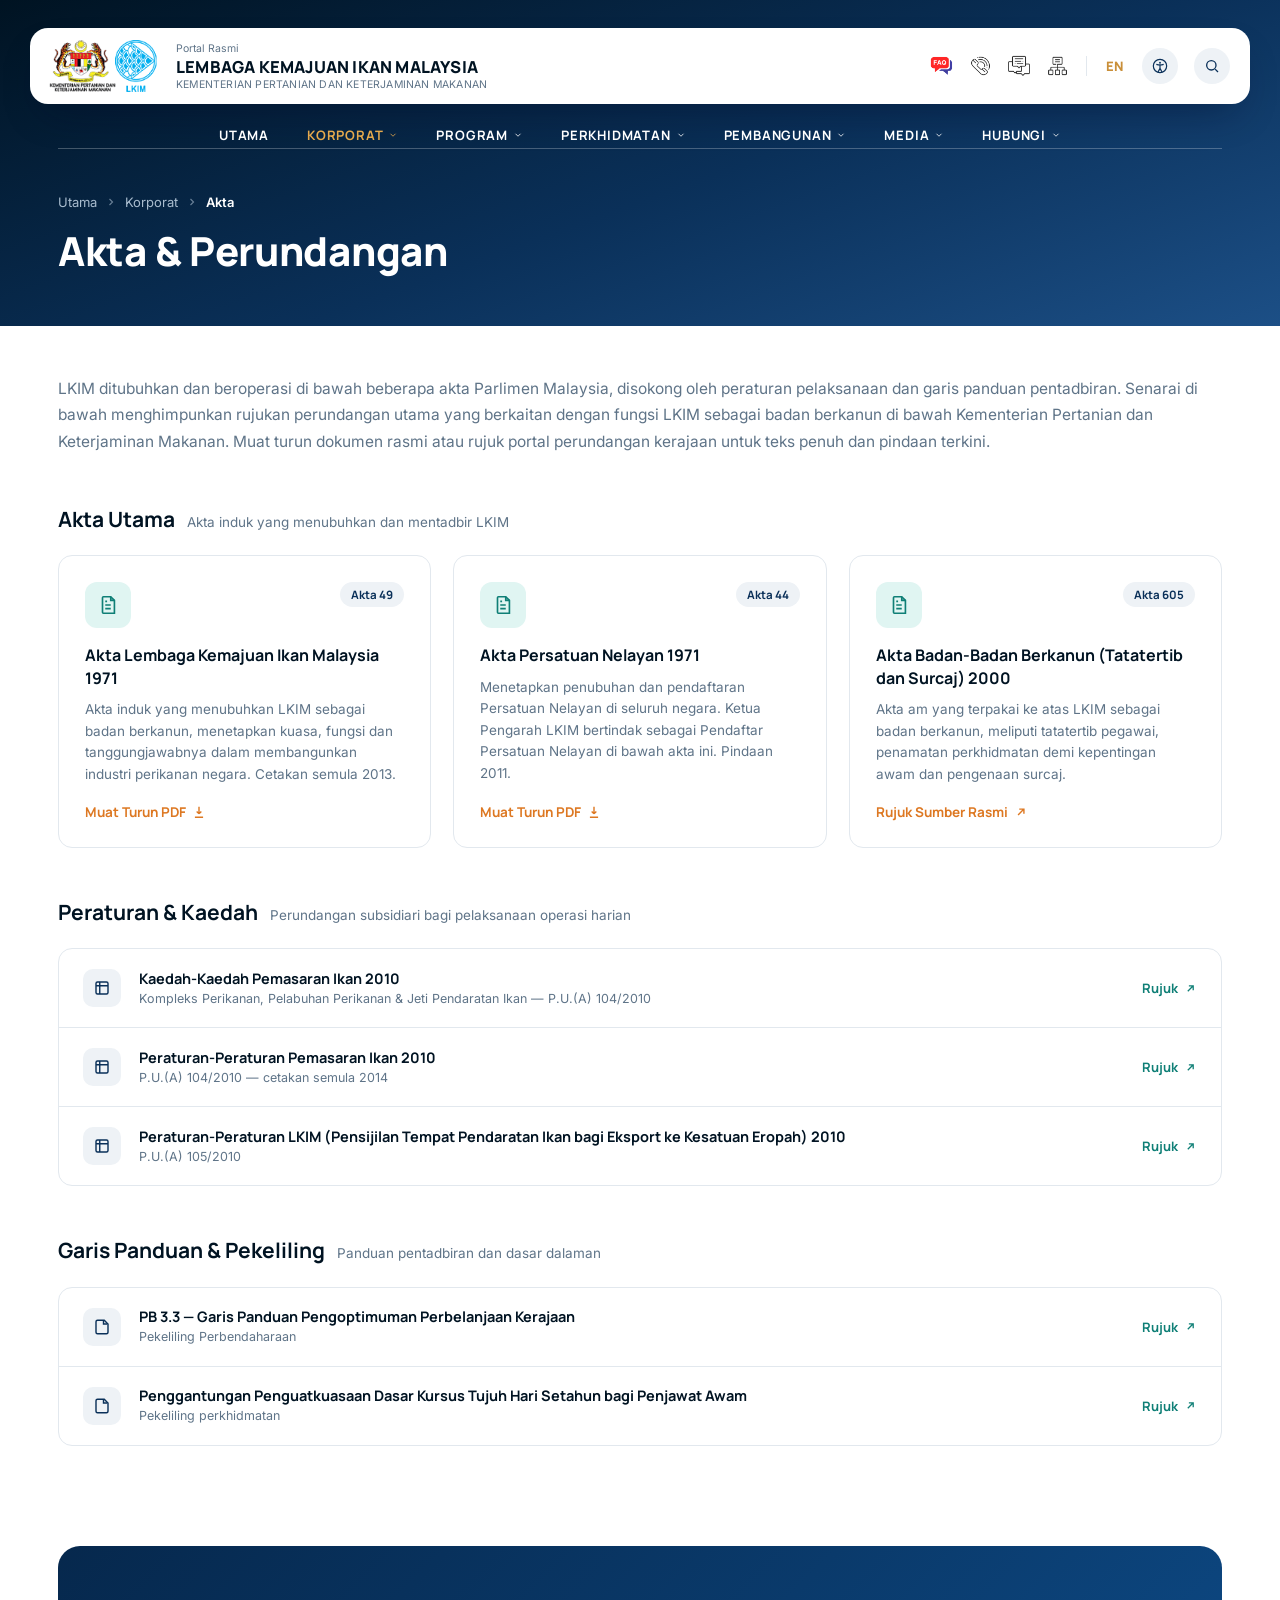
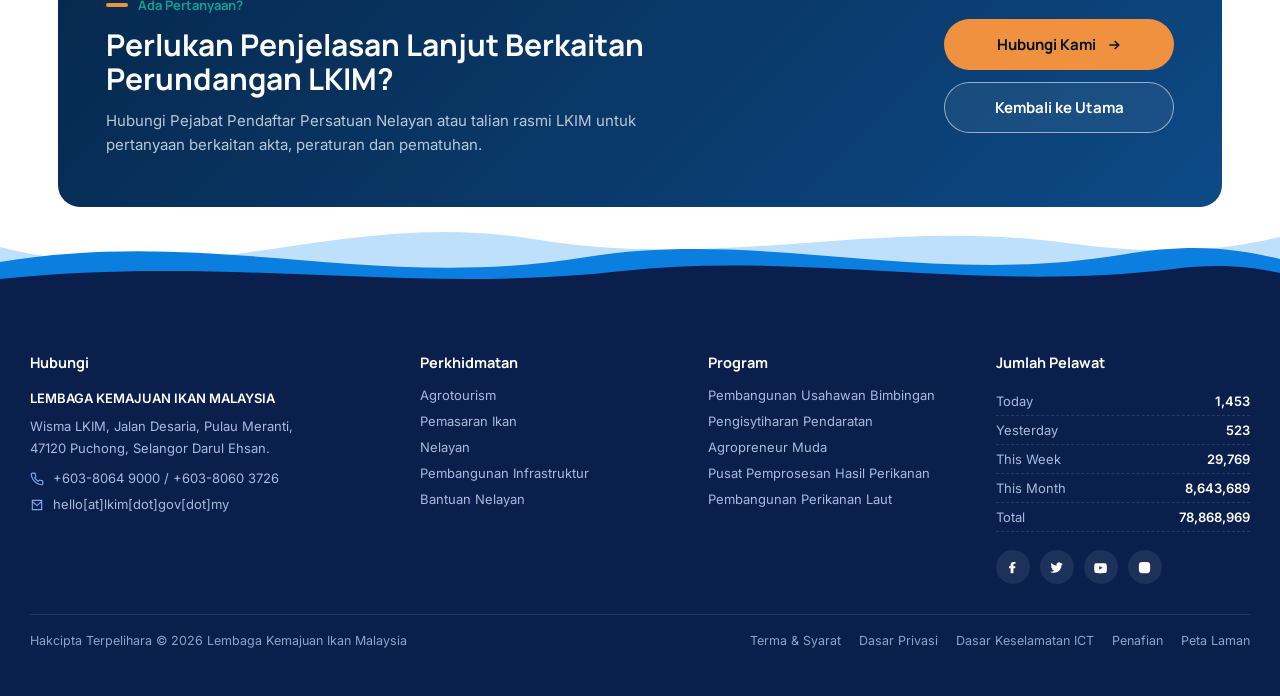
<file: akta.html>
<!DOCTYPE html>
<html lang="ms">
<head>
<meta charset="UTF-8">
<meta name="viewport" content="width=device-width, initial-scale=1.0">
<title>Akta &amp; Perundangan — Lembaga Kemajuan Ikan Malaysia (LKIM)</title>
<meta name="description" content="Senarai akta, peraturan dan garis panduan yang mentadbir Lembaga Kemajuan Ikan Malaysia (LKIM).">
<link rel="preconnect" href="https://fonts.googleapis.com">
<link rel="preconnect" href="https://fonts.gstatic.com" crossorigin>
<link href="https://fonts.googleapis.com/css2?family=Inter:wght@400;500;600;700&family=Manrope:wght@600;700;800&display=swap" rel="stylesheet">
<link rel="stylesheet" href="css/style.css">
</head>
<body>

<div id="a11yScaleWrap">

<!-- ============ HEADER / MEGA NAV ============ -->
<header class="site-header">
  <div class="wrap header-card-row">
    <div class="header-card">
      <a href="index.html" class="brand">
        <img class="brand-mark" src="images/logo.png" alt="Logo LKIM">
        <span class="brand-text">
          <small class="eyebrow">Portal Rasmi</small>
          <strong>Lembaga Kemajuan Ikan Malaysia</strong>
          <span>Kementerian Pertanian dan Keterjaminan Makanan</span>
        </span>
      </a>

      <div class="header-actions">
        <div class="util-icons">
          <a href="index.html#faq" aria-label="Soalan Lazim"><img src="images/soalan-lazim.png" alt="Soalan Lazim"></a>
          <a href="index.html#hubungi" aria-label="Hubungi"><img src="images/hubungi.png" alt="Hubungi"></a>
          <a href="index.html#maklumbalas" aria-label="Maklum Balas"><img src="images/maklumbalas.png" alt="Maklum Balas"></a>
          <a href="index.html#peta-laman" aria-label="Peta Laman"><img src="images/peta-laman.png" alt="Peta Laman"></a>
        </div>
        <div class="util-divider"></div>
        <div class="lang-switch"><button class="active">EN</button></div>
        <div class="a11y-wrap">
          <button class="icon-btn" id="a11yBtn" type="button" aria-haspopup="true" aria-expanded="false" aria-label="Alat Kebolehcapaian">
            <svg viewBox="0 0 24 24" fill="none" stroke="currentColor" stroke-width="1.8"><circle cx="12" cy="12" r="10"/><circle cx="12" cy="7.2" r="1.4" fill="currentColor" stroke="none"/><path d="M6.5 9.5c3.6 1.2 7.4 1.2 11 0M12 9.5v9M9 21l3-5.5 3 5.5"/></svg>
          </button>
          <span class="a11y-tooltip">Alat Kebolehcapaian</span>
        </div>
        <button class="icon-btn" aria-label="Cari">
          <svg viewBox="0 0 24 24" fill="none" stroke="currentColor" stroke-width="2"><circle cx="11" cy="11" r="7"/><path d="m21 21-4.3-4.3"/></svg>
        </button>
        <button class="icon-btn nav-toggle" id="navToggle" aria-label="Buka menu" aria-expanded="false">
          <svg viewBox="0 0 24 24" fill="none" stroke="currentColor" stroke-width="2"><path d="M4 7h16M4 12h16M4 17h16"/></svg>
        </button>
      </div>
    </div>
  </div>

  <nav class="hero-nav-row">
    <div class="wrap">
      <ul class="main-nav" id="mainNav">
        <li><a href="index.html">Utama</a></li>

        <li>
          <a href="#" aria-current="page">Korporat <svg viewBox="0 0 24 24" fill="none" stroke="currentColor" stroke-width="2.4"><path d="M6 9l6 6 6-6"/></svg></a>
          <div class="mega">
            <div class="mega-col">
              <h4>Perutusan</h4>
              <ul>
                <li><a href="#">Pengerusi</a></li>
                <li><a href="#">Ketua Pengarah</a></li>
                <li><a href="#">Pendaftar PN</a></li>
              </ul>
            </div>
            <div class="mega-col">
              <h4>Profil</h4>
              <ul>
                <li><a href="#">Profil Menteri</a></li>
                <li><a href="#">Latar Belakang</a></li>
                <li><a href="#">Visi, Misi &amp; Objektif</a></li>
                <li><a href="#">Piagam Pelanggan</a></li>
                <li><a href="#">KPI LKIM</a></li>
                <li><a href="akta.html" aria-current="page">Akta</a></li>
              </ul>
            </div>
            <div class="mega-col">
              <h4>Organisasi</h4>
              <ul>
                <li><a href="#">Ahli Lembaga Pengarah</a></li>
                <li><a href="#">Carta Organisasi</a></li>
                <li><a href="#">Pengurusan Atasan</a></li>
                <li><a href="#">LKIM Negeri</a></li>
                <li><a href="#">Persatuan Nelayan</a></li>
              </ul>
            </div>
          </div>
        </li>

        <li>
          <a href="index.html#program">Program <svg viewBox="0 0 24 24" fill="none" stroke="currentColor" stroke-width="2.4"><path d="M6 9l6 6 6-6"/></svg></a>
          <div class="mega">
            <div class="mega-col">
              <h4>Industri Perikanan</h4>
              <ul>
                <li><a href="#">QFish</a></li>
                <li><a href="#">Kompleks &amp; Jeti Pendaratan</a></li>
                <li><a href="#">Pasar Nelayan</a></li>
                <li><a href="#">Kawal Selia Pendaratan Ikan</a></li>
                <li><a href="#">Pusat Pengumpulan &amp; Pengedaran (CCDC)</a></li>
              </ul>
            </div>
            <div class="mega-col">
              <h4>Pembangunan Usahawan</h4>
              <ul>
                <li><a href="#">Pengisytiharan Pendaratan</a></li>
                <li><a href="#">Pembangunan Usahawan Bimbingan (PUB)</a></li>
                <li><a href="#">Agropreneur Muda</a></li>
                <li><a href="#">Pusat Pemprosesan Hasil Perikanan (PPHP)</a></li>
                <li><a href="#">Pembangunan Perikanan Laut (PPL)</a></li>
              </ul>
            </div>
            <div class="mega-col">
              <h4>Komuniti Nelayan</h4>
              <ul>
                <li><a href="#">Dana Nelayan</a></li>
                <li><a href="#">KUNITA</a></li>
                <li><a href="#">KUBENA</a></li>
                <li><a href="#">Banci Pertanian 2024</a></li>
              </ul>
            </div>
          </div>
        </li>

        <li>
          <a href="index.html#perkhidmatan">Perkhidmatan <svg viewBox="0 0 24 24" fill="none" stroke="currentColor" stroke-width="2.4"><path d="M6 9l6 6 6-6"/></svg></a>
          <div class="mega">
            <div class="mega-col">
              <h4>Institusi Nelayan</h4>
              <ul>
                <li><a href="#">KUNITA</a></li>
                <li><a href="#">KUBENA</a></li>
                <li><a href="#">Keselamatan Nelayan (KESAN)</a></li>
                <li><a href="#">Pembangunan Akuakultur</a></li>
              </ul>
            </div>
            <div class="mega-col">
              <h4>Infrastruktur &amp; Pasaran</h4>
              <ul>
                <li><a href="#">Pasar Nelayan</a></li>
                <li><a href="#">Jeti Pendaratan Ikan</a></li>
                <li><a href="#">Kemudahan Bilik Sejuk</a></li>
                <li><a href="#">Pusat Pengumpulan &amp; Pengedaran (CCDC)</a></li>
              </ul>
            </div>
            <div class="mega-col">
              <h4>Industri &amp; Agrotourism</h4>
              <ul>
                <li><a href="#">Pusat Pemprosesan Hasil Perikanan</a></li>
                <li><a href="#">Fishpro</a></li>
                <li><a href="#">Pusat Latihan Camar Laut</a></li>
                <li><a href="#">Medan Ikan Bakar (MIB)</a></li>
                <li><a href="#">Chalet Nelayan</a></li>
              </ul>
            </div>
          </div>
        </li>

        <li>
          <a href="index.html#pembangunan">Pembangunan <svg viewBox="0 0 24 24" fill="none" stroke="currentColor" stroke-width="2.4"><path d="M6 9l6 6 6-6"/></svg></a>
          <div class="mega">
            <div class="mega-col">
              <h4>Bantuan &amp; Subsidi</h4>
              <ul>
                <li><a href="#">Bantuan Sara Hidup Nelayan</a></li>
                <li><a href="#">Skim Subsidi Diesel &amp; Petrol</a></li>
                <li><a href="#">Skim Keselamatan Sosial (SKSPS)</a></li>
              </ul>
            </div>
            <div class="mega-col">
              <h4>Pembiayaan &amp; Kebajikan</h4>
              <ul>
                <li><a href="#">Bantuan Bencana Alam &amp; Kebajikan</a></li>
                <li><a href="#">Projek Khas Perumahan Nelayan</a></li>
                <li><a href="#">Dana Nelayan &amp; Skim Pembiayaan Mikro</a></li>
              </ul>
            </div>
          </div>
        </li>

        <li>
          <a href="index.html#media">Media <svg viewBox="0 0 24 24" fill="none" stroke="currentColor" stroke-width="2.4"><path d="M6 9l6 6 6-6"/></svg></a>
          <div class="mega mega-narrow">
            <div class="mega-col">
              <h4>Media &amp; Penerbitan</h4>
              <ul>
                <li><a href="#">Berita &amp; Pengumuman</a></li>
                <li><a href="#">Galeri Foto</a></li>
                <li><a href="#">Video Rasmi</a></li>
                <li><a href="#">Media Sosial</a></li>
                <li><a href="#">Penerbitan &amp; Laporan</a></li>
              </ul>
            </div>
          </div>
        </li>

        <li>
          <a href="index.html#hubungi-footer">Hubungi <svg viewBox="0 0 24 24" fill="none" stroke="currentColor" stroke-width="2.4"><path d="M6 9l6 6 6-6"/></svg></a>
          <div class="mega mega-narrow">
            <div class="mega-col">
              <h4>Perhubungan</h4>
              <ul>
                <li><a href="#">Hubungi Kami</a></li>
                <li><a href="#">Direktori Kakitangan</a></li>
                <li><a href="#">Peta Lokasi</a></li>
                <li><a href="#">Soalan Lazim (FAQ)</a></li>
                <li><a href="#">Peta Laman</a></li>
              </ul>
            </div>
          </div>
        </li>
      </ul>
      <hr class="hero-nav-divider">
    </div>
  </nav>
</header>
<div class="nav-backdrop" id="navBackdrop"></div>

<!-- ============ PAGE HEADER ============ -->
<section class="page-hero" id="top">
  <div class="wrap page-hero-inner">
    <nav class="breadcrumb" aria-label="Breadcrumb">
      <a href="index.html">Utama</a>
      <svg viewBox="0 0 24 24" fill="none" stroke="currentColor" stroke-width="2.4"><path d="M9 6l6 6-6 6"/></svg>
      <span>Korporat</span>
      <svg viewBox="0 0 24 24" fill="none" stroke="currentColor" stroke-width="2.4"><path d="M9 6l6 6-6 6"/></svg>
      <span aria-current="page">Akta</span>
    </nav>
    <h1>Akta &amp; Perundangan</h1>
  </div>
</section>

<!-- ============ AKTA CONTENT ============ -->
<section class="section">
  <div class="wrap">
    <p class="akta-intro">LKIM ditubuhkan dan beroperasi di bawah beberapa akta Parlimen Malaysia, disokong oleh peraturan pelaksanaan dan garis panduan pentadbiran. Senarai di bawah menghimpunkan rujukan perundangan utama yang berkaitan dengan fungsi LKIM sebagai badan berkanun di bawah Kementerian Pertanian dan Keterjaminan Makanan. Muat turun dokumen rasmi atau rujuk portal perundangan kerajaan untuk teks penuh dan pindaan terkini.</p>

    <!-- Akta Utama -->
    <div class="akta-group">
      <div class="akta-group-head">
        <h2>Akta Utama</h2>
        <span>Akta induk yang menubuhkan dan mentadbir LKIM</span>
      </div>

      <div class="doc-grid">
        <div class="doc-card">
          <div class="doc-top">
            <span class="doc-icon">
              <svg viewBox="0 0 24 24" fill="none" stroke="currentColor" stroke-width="1.8"><path d="M7 3h8l4 4v14H7a1 1 0 0 1-1-1V4a1 1 0 0 1 1-1Z"/><path d="M15 3v4h4M9 12h6M9 16h6M9 8h2"/></svg>
            </span>
            <span class="doc-badge">Akta 49</span>
          </div>
          <h3>Akta Lembaga Kemajuan Ikan Malaysia 1971</h3>
          <p>Akta induk yang menubuhkan LKIM sebagai badan berkanun, menetapkan kuasa, fungsi dan tanggungjawabnya dalam membangunkan industri perikanan negara. Cetakan semula 2013.</p>
          <a href="https://www.lkim.gov.my/wp-content/uploads/2015/10/Akta-49-Akta-Lembaga-Kemajuan-Ikan-Malaysia-1971-Cetakan-Semula-2013.pdf" target="_blank" rel="noopener" class="doc-link">Muat Turun PDF
            <svg viewBox="0 0 24 24" fill="none" stroke="currentColor" stroke-width="2.4"><path d="M12 3v12m0 0-4-4m4 4 4-4M5 21h14"/></svg>
          </a>
        </div>

        <div class="doc-card">
          <div class="doc-top">
            <span class="doc-icon">
              <svg viewBox="0 0 24 24" fill="none" stroke="currentColor" stroke-width="1.8"><path d="M7 3h8l4 4v14H7a1 1 0 0 1-1-1V4a1 1 0 0 1 1-1Z"/><path d="M15 3v4h4M9 12h6M9 16h6M9 8h2"/></svg>
            </span>
            <span class="doc-badge">Akta 44</span>
          </div>
          <h3>Akta Persatuan Nelayan 1971</h3>
          <p>Menetapkan penubuhan dan pendaftaran Persatuan Nelayan di seluruh negara. Ketua Pengarah LKIM bertindak sebagai Pendaftar Persatuan Nelayan di bawah akta ini. Pindaan 2011.</p>
          <a href="https://www.lkim.gov.my/wp-content/uploads/2019/04/Akta-44-Akta-Persatuan-Nelayan-1971-pindaan-2011.pdf" target="_blank" rel="noopener" class="doc-link">Muat Turun PDF
            <svg viewBox="0 0 24 24" fill="none" stroke="currentColor" stroke-width="2.4"><path d="M12 3v12m0 0-4-4m4 4 4-4M5 21h14"/></svg>
          </a>
        </div>

        <div class="doc-card">
          <div class="doc-top">
            <span class="doc-icon">
              <svg viewBox="0 0 24 24" fill="none" stroke="currentColor" stroke-width="1.8"><path d="M7 3h8l4 4v14H7a1 1 0 0 1-1-1V4a1 1 0 0 1 1-1Z"/><path d="M15 3v4h4M9 12h6M9 16h6M9 8h2"/></svg>
            </span>
            <span class="doc-badge">Akta 605</span>
          </div>
          <h3>Akta Badan-Badan Berkanun (Tatatertib dan Surcaj) 2000</h3>
          <p>Akta am yang terpakai ke atas LKIM sebagai badan berkanun, meliputi tatatertib pegawai, penamatan perkhidmatan demi kepentingan awam dan pengenaan surcaj.</p>
          <a href="https://www.lkim.gov.my/akta/" target="_blank" rel="noopener" class="doc-link">Rujuk Sumber Rasmi
            <svg viewBox="0 0 24 24" fill="none" stroke="currentColor" stroke-width="2.4"><path d="M7 17 17 7M9 7h8v8"/></svg>
          </a>
        </div>
      </div>
    </div>

    <!-- Peraturan & Kaedah -->
    <div class="akta-group">
      <div class="akta-group-head">
        <h2>Peraturan &amp; Kaedah</h2>
        <span>Perundangan subsidiari bagi pelaksanaan operasi harian</span>
      </div>

      <div class="reg-list">
        <div class="reg-item">
          <span class="reg-icon"><svg viewBox="0 0 24 24" fill="none" stroke="currentColor" stroke-width="1.9"><rect x="4" y="4" width="16" height="16" rx="2"/><path d="M4 9h16M9 4v16"/></svg></span>
          <div class="reg-body">
            <h4>Kaedah-Kaedah Pemasaran Ikan 2010</h4>
            <p class="reg-meta">Kompleks Perikanan, Pelabuhan Perikanan &amp; Jeti Pendaratan Ikan — P.U.(A) 104/2010</p>
          </div>
          <a href="https://www.lkim.gov.my/akta/" target="_blank" rel="noopener" class="reg-action">Rujuk
            <svg viewBox="0 0 24 24" fill="none" stroke="currentColor" stroke-width="2.4"><path d="M7 17 17 7M9 7h8v8"/></svg>
          </a>
        </div>
        <div class="reg-item">
          <span class="reg-icon"><svg viewBox="0 0 24 24" fill="none" stroke="currentColor" stroke-width="1.9"><rect x="4" y="4" width="16" height="16" rx="2"/><path d="M4 9h16M9 4v16"/></svg></span>
          <div class="reg-body">
            <h4>Peraturan-Peraturan Pemasaran Ikan 2010</h4>
            <p class="reg-meta">P.U.(A) 104/2010 — cetakan semula 2014</p>
          </div>
          <a href="https://www.lkim.gov.my/akta/" target="_blank" rel="noopener" class="reg-action">Rujuk
            <svg viewBox="0 0 24 24" fill="none" stroke="currentColor" stroke-width="2.4"><path d="M7 17 17 7M9 7h8v8"/></svg>
          </a>
        </div>
        <div class="reg-item">
          <span class="reg-icon"><svg viewBox="0 0 24 24" fill="none" stroke="currentColor" stroke-width="1.9"><rect x="4" y="4" width="16" height="16" rx="2"/><path d="M4 9h16M9 4v16"/></svg></span>
          <div class="reg-body">
            <h4>Peraturan-Peraturan LKIM (Pensijilan Tempat Pendaratan Ikan bagi Eksport ke Kesatuan Eropah) 2010</h4>
            <p class="reg-meta">P.U.(A) 105/2010</p>
          </div>
          <a href="https://www.lkim.gov.my/akta/" target="_blank" rel="noopener" class="reg-action">Rujuk
            <svg viewBox="0 0 24 24" fill="none" stroke="currentColor" stroke-width="2.4"><path d="M7 17 17 7M9 7h8v8"/></svg>
          </a>
        </div>
      </div>
    </div>

    <!-- Garis Panduan & Pekeliling -->
    <div class="akta-group">
      <div class="akta-group-head">
        <h2>Garis Panduan &amp; Pekeliling</h2>
        <span>Panduan pentadbiran dan dasar dalaman</span>
      </div>

      <div class="reg-list">
        <div class="reg-item">
          <span class="reg-icon"><svg viewBox="0 0 24 24" fill="none" stroke="currentColor" stroke-width="1.9"><path d="M4 19V5a2 2 0 0 1 2-2h9l5 5v11a2 2 0 0 1-2 2H6a2 2 0 0 1-2-2Z"/><path d="M14 3v5h5"/></svg></span>
          <div class="reg-body">
            <h4>PB 3.3 — Garis Panduan Pengoptimuman Perbelanjaan Kerajaan</h4>
            <p class="reg-meta">Pekeliling Perbendaharaan</p>
          </div>
          <a href="https://www.lkim.gov.my/akta/" target="_blank" rel="noopener" class="reg-action">Rujuk
            <svg viewBox="0 0 24 24" fill="none" stroke="currentColor" stroke-width="2.4"><path d="M7 17 17 7M9 7h8v8"/></svg>
          </a>
        </div>
        <div class="reg-item">
          <span class="reg-icon"><svg viewBox="0 0 24 24" fill="none" stroke="currentColor" stroke-width="1.9"><path d="M4 19V5a2 2 0 0 1 2-2h9l5 5v11a2 2 0 0 1-2 2H6a2 2 0 0 1-2-2Z"/><path d="M14 3v5h5"/></svg></span>
          <div class="reg-body">
            <h4>Penggantungan Penguatkuasaan Dasar Kursus Tujuh Hari Setahun bagi Penjawat Awam</h4>
            <p class="reg-meta">Pekeliling perkhidmatan</p>
          </div>
          <a href="https://www.lkim.gov.my/akta/" target="_blank" rel="noopener" class="reg-action">Rujuk
            <svg viewBox="0 0 24 24" fill="none" stroke="currentColor" stroke-width="2.4"><path d="M7 17 17 7M9 7h8v8"/></svg>
          </a>
        </div>
      </div>
    </div>
  </div>
</section>

<!-- ============ CTA BANNER ============ -->
<section class="section tight">
  <div class="wrap">
    <div class="cta-banner">
      <div class="cta-content">
        <div class="mark"><span></span><small>Ada Pertanyaan?</small></div>
        <h2>Perlukan Penjelasan Lanjut Berkaitan Perundangan LKIM?</h2>
        <p>Hubungi Pejabat Pendaftar Persatuan Nelayan atau talian rasmi LKIM untuk pertanyaan berkaitan akta, peraturan dan pematuhan.</p>
      </div>
      <div class="cta-actions">
        <a href="index.html#hubungi-footer" class="btn btn-primary">Hubungi Kami
          <svg viewBox="0 0 24 24" fill="none" stroke="currentColor" stroke-width="2.4"><path d="M5 12h14M13 6l6 6-6 6"/></svg>
        </a>
        <a href="index.html" class="btn btn-ghost">Kembali ke Utama</a>
      </div>
    </div>
  </div>
</section>

<!-- ============ FOOTER ============ -->
<footer class="site-footer" id="hubungi-footer">
  <svg class="footer-wave" viewBox="0 0 1440 90" preserveAspectRatio="none" role="presentation">
    <path class="wave-1" d="M0,40 C220,90 380,0 600,32 C820,64 980,10 1200,36 C1320,50 1380,42 1440,30 L1440,90 L0,90 Z"></path>
    <path class="wave-2" d="M0,55 C240,20 420,85 660,50 C860,22 1040,80 1260,48 C1350,34 1400,44 1440,52 L1440,90 L0,90 Z"></path>
    <path class="wave-3" d="M0,72 C260,48 460,88 700,64 C900,44 1100,86 1320,62 C1370,56 1410,60 1440,66 L1440,90 L0,90 Z"></path>
  </svg>

  <div class="wrap footer-inner">
    <div class="footer-grid">
      <div>
        <h4>Hubungi</h4>
        <p style="color:#fff;font-weight:600;">LEMBAGA KEMAJUAN IKAN MALAYSIA</p>
        <p>Wisma LKIM, Jalan Desaria, Pulau Meranti,<br>47120 Puchong, Selangor Darul Ehsan.</p>
        <div class="footer-contact-line">
          <svg viewBox="0 0 24 24"><path d="M22 16.9v3a2 2 0 0 1-2.2 2 19.8 19.8 0 0 1-8.6-3.1 19.5 19.5 0 0 1-6-6 19.8 19.8 0 0 1-3.1-8.7A2 2 0 0 1 4.1 2h3a2 2 0 0 1 2 1.7c.1 1 .3 2 .7 3a2 2 0 0 1-.5 2.1L8 10a16 16 0 0 0 6 6l1.2-1.3a2 2 0 0 1 2.1-.5c1 .4 2 .6 3 .7a2 2 0 0 1 1.7 2z"/></svg>
          <span>+603-8064 9000 / +603-8060 3726</span>
        </div>
        <div class="footer-contact-line">
          <svg viewBox="0 0 24 24"><path d="M4 4h16v16H4z"/><path d="M4 6l8 7 8-7"/></svg>
          <span>hello[at]lkim[dot]gov[dot]my</span>
        </div>
      </div>

      <div>
        <h4>Perkhidmatan</h4>
        <ul>
          <li><a href="index.html#perkhidmatan">Agrotourism</a></li>
          <li><a href="index.html#perkhidmatan">Pemasaran Ikan</a></li>
          <li><a href="index.html#perkhidmatan">Nelayan</a></li>
          <li><a href="index.html#perkhidmatan">Pembangunan Infrastruktur</a></li>
          <li><a href="index.html#perkhidmatan">Bantuan Nelayan</a></li>
        </ul>
      </div>

      <div>
        <h4>Program</h4>
        <ul>
          <li><a href="index.html#program">Pembangunan Usahawan Bimbingan</a></li>
          <li><a href="index.html#program">Pengisytiharan Pendaratan</a></li>
          <li><a href="index.html#program">Agropreneur Muda</a></li>
          <li><a href="index.html#program">Pusat Pemprosesan Hasil Perikanan</a></li>
          <li><a href="index.html#program">Pembangunan Perikanan Laut</a></li>
        </ul>
      </div>

      <div>
        <h4>Jumlah Pelawat</h4>
        <div class="visitor-row"><span>Today</span><span>1,453</span></div>
        <div class="visitor-row"><span>Yesterday</span><span>523</span></div>
        <div class="visitor-row"><span>This Week</span><span>29,769</span></div>
        <div class="visitor-row"><span>This Month</span><span>8,643,689</span></div>
        <div class="visitor-row"><span>Total</span><span>78,868,969</span></div>
        <div class="footer-social">
          <a href="#" aria-label="Facebook"><svg viewBox="0 0 24 24"><path d="M13.5 21v-8h2.7l.4-3.2h-3.1V7.6c0-.9.3-1.6 1.7-1.6h1.5V3.1C15.9 3 14.8 3 13.5 3 10.9 3 9 4.6 9 7.3v2.5H6.3V13H9v8h4.5z"/></svg></a>
          <a href="#" aria-label="Twitter"><svg viewBox="0 0 24 24"><path d="M22 5.9c-.7.3-1.5.6-2.3.7.8-.5 1.5-1.3 1.8-2.3-.8.5-1.7.8-2.6 1a4 4 0 0 0-6.9 3.7A11.4 11.4 0 0 1 3.7 4.9a4 4 0 0 0 1.3 5.4c-.7 0-1.3-.2-1.9-.5v.1a4 4 0 0 0 3.3 4 4 4 0 0 1-1.8.1 4 4 0 0 0 3.8 2.8A8 8 0 0 1 2 18.6a11.3 11.3 0 0 0 6.3 1.9c7.5 0 11.7-6.5 11.7-12v-.5c.8-.6 1.5-1.3 2-2.1z"/></svg></a>
          <a href="#" aria-label="Youtube"><svg viewBox="0 0 24 24"><path d="M22 8.5s-.2-1.6-.8-2.3c-.8-.8-1.6-.8-2-.9C16.4 5 12 5 12 5s-4.4 0-7.2.3c-.4.1-1.2.1-2 .9-.6.7-.8 2.3-.8 2.3S2 10.3 2 12.2v1.6c0 1.9.2 3.7.2 3.7s.2 1.6.8 2.3c.8.8 1.8.8 2.3.9C7 21 12 21 12 21s4.4 0 7.2-.3c.4-.1 1.2-.1 2-.9.6-.7.8-2.3.8-2.3s.2-1.8.2-3.7v-1.6c0-1.9-.2-3.7-.2-3.7zM10 15.5v-6l5.2 3-5.2 3z"/></svg></a>
          <a href="#" aria-label="Instagram"><svg viewBox="0 0 24 24"><rect x="3" y="3" width="18" height="18" rx="5"/><circle cx="12" cy="12" r="4"/><circle cx="17.5" cy="6.5" r="1"/></svg></a>
        </div>
      </div>
    </div>

    <div class="footer-bottom">
      <span>Hakcipta Terpelihara © 2026 Lembaga Kemajuan Ikan Malaysia</span>
      <div class="legal">
        <a href="#">Terma &amp; Syarat</a>
        <a href="#">Dasar Privasi</a>
        <a href="#">Dasar Keselamatan ICT</a>
        <a href="#">Penafian</a>
        <a href="#">Peta Laman</a>
      </div>
    </div>
  </div>
</footer>

</div><!-- /#a11yScaleWrap -->

<!-- ===================== ACCESSIBILITY TOOLS MODAL ===================== -->
<div class="a11y-backdrop" id="a11yBackdrop">
  <div class="a11y-panel" id="a11yPanel">
    <div class="a11y-panel-head">
      <h5>Alat Kebolehcapaian</h5>
      <div class="a11y-head-actions">
        <button type="button" class="a11y-refresh" id="a11yReset" aria-label="Set semula">
          <svg viewBox="0 0 24 24"><path d="M23 4v6h-6"/><path d="M20.49 15a9 9 0 1 1-2.12-9.36L23 10"/></svg>
        </button>
        <button type="button" class="a11y-close" id="a11yClose" aria-label="Tutup">&times;</button>
      </div>
    </div>

    <div class="a11y-grid">
      <button type="button" class="a11y-opt" id="a11yInvert">
        <svg viewBox="0 0 24 24"><circle cx="12" cy="12" r="9"/><path class="fill" d="M12 3a9 9 0 0 0 0 18z"/></svg>
        Invert colors
      </button>
      <button type="button" class="a11y-opt" id="a11yMono">
        <svg viewBox="0 0 24 24"><circle cx="12" cy="12" r="9"/><line x1="5.6" y1="5.6" x2="18.4" y2="18.4"/></svg>
        Monochrome
      </button>
      <button type="button" class="a11y-opt" id="a11yDark">
        <svg viewBox="0 0 24 24"><path d="M21 12.8A9 9 0 1 1 11.2 3 7 7 0 0 0 21 12.8z"/></svg>
        Dark contrast
      </button>
      <button type="button" class="a11y-opt" id="a11yLight">
        <svg viewBox="0 0 24 24"><circle cx="12" cy="12" r="4.5"/><path d="M12 2v3M12 19v3M4.2 4.2l2.1 2.1M17.7 17.7l2.1 2.1M2 12h3M19 12h3M4.2 19.8l2.1-2.1M17.7 6.3l2.1-2.1"/></svg>
        Light contrast
      </button>
      <button type="button" class="a11y-opt" id="a11yLowSat">
        <svg viewBox="0 0 24 24"><circle cx="12" cy="12" r="9"/></svg>
        Low saturation
      </button>
      <button type="button" class="a11y-opt" id="a11yHighSat">
        <svg viewBox="0 0 24 24"><circle class="fill" cx="12" cy="12" r="9"/></svg>
        High saturation
      </button>
      <button type="button" class="a11y-opt" id="a11yLinks">
        <svg viewBox="0 0 24 24"><path d="M9 15l6-6"/><path d="M10 8l1-1a3.5 3.5 0 0 1 5 5l-1 1"/><path d="M14 16l-1 1a3.5 3.5 0 0 1-5-5l1-1"/></svg>
        Highlight links
      </button>
      <button type="button" class="a11y-opt" id="a11yHeadings">
        <svg viewBox="0 0 24 24"><rect x="3" y="4" width="18" height="16" rx="2.5"/><path d="M7.5 8.5v7M11.5 8.5v7M7.5 12h4M14.5 12h3M16.5 9l2 3-2 3"/></svg>
        Highlight headings
      </button>
      <button type="button" class="a11y-opt" id="a11yScreenReader">
        <svg viewBox="0 0 24 24"><path d="M4 10v4h3l4 4V6l-4 4H4z"/><path d="M16.5 9a4 4 0 0 1 0 6M19 6.5a8 8 0 0 1 0 11"/></svg>
        Screen reader
      </button>
      <button type="button" class="a11y-opt" id="a11yReadMode">
        <svg viewBox="0 0 24 24"><rect x="4" y="3" width="16" height="18" rx="1.5"/><path d="M7.5 8h9M7.5 12h9M7.5 16h5.5"/></svg>
        Read mode
      </button>
    </div>

    <div class="a11y-slider-row">
      <span class="lbl">Content scaling</span>
      <input type="range" id="a11yScale" min="80" max="150" step="10" value="100">
      <span class="a11y-slider-val" id="a11yScaleVal">100%</span>
      <div class="a11y-slider-steps">
        <button type="button" data-target="a11yScale" data-dir="-1" aria-label="Kurangkan">&minus;</button>
        <button type="button" data-target="a11yScale" data-dir="1" aria-label="Tambah">&plus;</button>
      </div>
    </div>

    <div class="a11y-slider-row">
      <span class="lbl">Font size</span>
      <input type="range" id="a11yFont" min="80" max="150" step="10" value="100">
      <span class="a11y-slider-val" id="a11yFontVal">100%</span>
      <div class="a11y-slider-steps">
        <button type="button" data-target="a11yFont" data-dir="-1" aria-label="Kurangkan">&minus;</button>
        <button type="button" data-target="a11yFont" data-dir="1" aria-label="Tambah">&plus;</button>
      </div>
    </div>

    <div class="a11y-slider-row">
      <span class="lbl">Line height</span>
      <input type="range" id="a11yLine" min="80" max="200" step="10" value="100">
      <span class="a11y-slider-val" id="a11yLineVal">100%</span>
      <div class="a11y-slider-steps">
        <button type="button" data-target="a11yLine" data-dir="-1" aria-label="Kurangkan">&minus;</button>
        <button type="button" data-target="a11yLine" data-dir="1" aria-label="Tambah">&plus;</button>
      </div>
    </div>

    <div class="a11y-slider-row">
      <span class="lbl">Letter spacing</span>
      <input type="range" id="a11ySpacing" min="80" max="200" step="10" value="100">
      <span class="a11y-slider-val" id="a11ySpacingVal">100%</span>
      <div class="a11y-slider-steps">
        <button type="button" data-target="a11ySpacing" data-dir="-1" aria-label="Kurangkan">&minus;</button>
        <button type="button" data-target="a11ySpacing" data-dir="1" aria-label="Tambah">&plus;</button>
      </div>
    </div>
  </div>
</div>

<script src="js/main.js"></script>
</body>
</html>
</file>
<file: css/style.css>
/* =========================================================
   LKIM — Lembaga Kemajuan Ikan Malaysia — Portal Rasmi
   Design tokens
   ========================================================= */
:root{
  --navy-950:#001322;   /* deepest — submenu / footer */
  --navy-900:#04203a;
  --navy-800:#0a3059;
  --navy-700:#123f6e;
  --navy-600:#1c4f86;
  --orange-500:#f0913f;
  --orange-600:#dd7822;
  --orange-100:#fdead8;
  --teal-500:#149e93;
  --teal-600:#0f7f76;
  --teal-100:#e0f5f2;
  --sand-50:#f6f8fa;
  --sand-100:#eef2f6;
  --ink-900:#0d1c2b;
  --ink-700:#33475a;
  --ink-500:#5f7488;
  --line:#e2e8ee;
  --white:#ffffff;

  --font-head:'Manrope',sans-serif;
  --font-body:'Inter',sans-serif;

  --radius-lg:22px;
  --radius-md:14px;
  --radius-sm:8px;
  --shadow-card:0 10px 30px -14px rgba(3,25,46,.25);
  --shadow-pop:0 20px 45px -18px rgba(3,25,46,.35);
  --wrap:1220px;
}

*,*::before,*::after{box-sizing:border-box}
html{scroll-behavior:smooth}
body{
  margin:0;
  font-family:var(--font-body);
  color:var(--ink-900);
  background:var(--white);
  -webkit-font-smoothing:antialiased;
}
img{max-width:100%;display:block}
a{color:inherit;text-decoration:none}
ul{list-style:none;margin:0;padding:0}
button{font:inherit;cursor:pointer}
h1,h2,h3,h4{font-family:var(--font-head);margin:0;color:var(--navy-950);line-height:1.15}
p{margin:0}
.wrap{max-width:var(--wrap);margin:0 auto;padding:0 28px}
:focus-visible{outline:3px solid var(--orange-500);outline-offset:3px}
@media (prefers-reduced-motion: reduce){
  *{animation-duration:.001ms !important;transition-duration:.001ms !important;scroll-behavior:auto !important}
}

/* ---------- buttons ---------- */
.btn{
  display:inline-flex;align-items:center;gap:10px;
  padding:14px 24px;border-radius:100px;
  font-family:var(--font-head);font-weight:700;font-size:15px;
  border:1.5px solid transparent;white-space:nowrap;
}
.btn svg{width:16px;height:16px;flex:none}
.btn-primary{background:var(--orange-500);color:var(--navy-950)}
.btn-primary:hover{background:var(--orange-600)}
.btn-ghost{background:rgba(255,255,255,.06);border-color:rgba(255,255,255,.55);color:var(--white)}
.btn-ghost:hover{background:rgba(255,255,255,.16)}
.btn-outline-navy{border-color:var(--navy-800);color:var(--navy-800)}
.btn-outline-navy:hover{background:var(--navy-800);color:var(--white)}
.btn-sm{padding:10px 18px;font-size:13.5px}

/* ---------- topbar: none in this layout (merged into floating header) ---------- */

/* ---------- floating header (sits on top of hero photo) ---------- */
:root{
  --hero-orange:#e6aa4d;
  --hero-orange-dark:#c98f39;
  --hero-navy:#0b164e;
}
.site-header{position:absolute;top:0;left:0;right:0;z-index:95;background:transparent;border:0}
.header-card-row{padding:28px 0 0}
.header-card{
  background:var(--white);border-radius:18px;box-shadow:0 18px 40px -16px rgba(2,10,40,.45);
  display:flex;align-items:center;justify-content:space-between;gap:20px;
  padding:12px 20px 12px 18px;
}
.brand{display:flex;align-items:center;gap:12px}
.brand-mark{height:52px;width:auto;flex:none}
.brand-text .eyebrow{display:block;font-size:10.5px;color:var(--ink-500)}
.brand-text strong{display:block;font-family:var(--font-head);font-size:16.5px;font-weight:800;color:var(--navy-950);letter-spacing:.2px;text-transform:uppercase}
.brand-text span{display:block;font-size:10.5px;color:var(--ink-500);letter-spacing:.2px;text-transform:uppercase}

.header-actions{display:flex;align-items:center;gap:16px}
.util-icons{display:flex;align-items:center;gap:14px}
.util-icons a{display:flex;align-items:center;justify-content:center;opacity:.85}
.util-icons a:hover{opacity:1}
.util-icons img{height:22px;width:auto;display:block}
.util-divider{width:1px;height:20px;background:var(--line)}
.lang-switch{display:flex;align-items:center;gap:2px;font-family:var(--font-head);font-weight:800;font-size:13px}
.lang-switch button{background:none;border:0;color:var(--ink-500);padding:2px 3px}
.lang-switch button.active{color:var(--hero-orange-dark)}
.icon-btn{
  width:36px;height:36px;border-radius:50%;display:flex;align-items:center;justify-content:center;
  background:var(--sand-100);color:var(--navy-800);border:0;
}
.icon-btn:hover{background:var(--teal-100);color:var(--teal-600)}
.icon-btn svg{width:16px;height:16px}
.nav-toggle{display:none}

/* nav row — sits directly on the hero photo, not inside the white card */
.hero-nav-row{position:relative;padding:18px 0 16px}
.main-nav{display:flex;align-items:center;justify-content:center;gap:38px;flex-wrap:wrap}
.main-nav>li{position:relative;display:flex;align-items:stretch}
.main-nav>li>a{
  display:flex;align-items:center;gap:5px;
  font-family:var(--font-head);font-weight:700;font-size:13px;letter-spacing:.8px;text-transform:uppercase;
  color:var(--white);padding:4px 0;
}
.main-nav>li>a svg{width:10px;height:10px;transition:transform .18s ease;opacity:.8}
.main-nav>li:hover>a,.main-nav>li.open>a,.main-nav>li>a[aria-current="page"]{color:var(--hero-orange)}
.main-nav>li:hover>a svg,.main-nav>li.open>a svg{transform:rotate(180deg)}
.hero-nav-divider{border:0;border-top:1px solid rgba(255,255,255,.25);margin:0}

/* mega menu panel */
.mega{
  position:absolute;left:50%;top:100%;transform:translateX(-50%);
  background:var(--navy-950);color:#dfe8f0;
  min-width:640px;border-radius:var(--radius-md);
  box-shadow:var(--shadow-pop);
  padding:28px 30px;display:none;margin-top:0;
  grid-template-columns:repeat(3,1fr);gap:26px;
}
.main-nav>li{padding-bottom:16px;margin-bottom:-16px}
.main-nav>li:hover .mega,.main-nav>li.open .mega{display:grid}
.mega-col h4{
  color:var(--hero-orange);font-size:13px;font-weight:700;margin-bottom:12px;
  padding-bottom:8px;border-bottom:1px solid rgba(255,255,255,.12);
  text-transform:none;letter-spacing:0;
}
.mega-col ul{display:flex;flex-direction:column;gap:9px}
.mega-col a{font-size:14px;color:#c9d6e0;display:flex;align-items:center;gap:8px;text-transform:none;letter-spacing:0;font-weight:400;font-family:var(--font-body)}
.mega-col a::before{content:"";width:4px;height:4px;border-radius:50%;background:var(--teal-500);flex:none}
.mega-col a:hover{color:var(--white)}
.mega.mega-narrow{min-width:300px;grid-template-columns:1fr}

/* mobile nav backdrop */
.nav-backdrop{display:none}

/* ---------- hero ---------- */
.hero{position:relative;overflow:hidden;color:var(--white);min-height:600px;display:flex;flex-direction:column}
.hero-bg{position:absolute;inset:0;z-index:0}
.hero-bg img{width:100%;height:100%;object-fit:cover;object-position:78% center}
.hero-inner{position:relative;z-index:2;padding:64px 5vw 84px clamp(28px,6vw,110px);margin-top:auto;max-width:650px}
.hero h1{font-size:42px;font-weight:800;letter-spacing:-.3px;color:var(--white)}
.hero h1 .accent{color:var(--hero-orange)}
.hero p.lede{margin-top:18px;max-width:52ch;color:#dbe3ee;font-size:16px;line-height:1.65}
.hero-actions{display:flex;gap:14px;margin-top:30px;flex-wrap:wrap}
.hero .btn-primary{background:var(--hero-orange);color:var(--hero-navy)}
.hero .btn-primary:hover{background:var(--hero-orange-dark)}

/* ---------- quick link cards (full-bleed strip) ---------- */
.quicklinks{position:relative}
.quicklinks .grid3{display:grid;grid-template-columns:repeat(3,1fr);gap:0}
.qcard{
  padding:28px 32px;min-height:260px;
  display:flex;flex-direction:column;justify-content:flex-end;
  color:var(--white);position:relative;overflow:hidden;
}
.qcard .qc-photo{position:absolute;inset:0;width:100%;height:100%;object-fit:cover;z-index:0}
.qcard::before{content:"";position:absolute;inset:0;z-index:0;background:linear-gradient(0deg,rgba(0,10,25,.5),rgba(0,10,25,.1))}
.qcard.c1::after{content:"";position:absolute;inset:0;z-index:0;background:rgba(10,48,89,.6);transition:opacity .35s ease}
.qcard.c2::after{content:"";position:absolute;inset:0;z-index:0;background:rgba(224,146,52,.55);transition:opacity .35s ease}
.qcard.c3::after{content:"";position:absolute;inset:0;z-index:0;background:rgba(20,158,147,.55);transition:opacity .35s ease}
.qcard:hover::after{opacity:.35}
.qcard .qc-label{font-family:var(--font-head);font-weight:800;font-size:22px;line-height:1.3;letter-spacing:.02em;position:relative;z-index:1}

/* ---------- pengumuman / announcement bar (full width, directly under hero) ---------- */
.announce-full{background:var(--hero-orange);width:100%}
.announce{
  color:var(--navy-950);max-width:var(--wrap);margin:0 auto;
  display:flex;align-items:center;gap:18px;
  padding:16px 28px;
}
.announce .label{font-family:var(--font-head);font-weight:800;font-size:12.5px;letter-spacing:.03em;white-space:nowrap;flex-shrink:0}
.announce-track{flex:1;overflow:hidden;position:relative;min-height:20px}
.announce-slide{font-size:13.5px;font-weight:600;white-space:nowrap;overflow:hidden;text-overflow:ellipsis;animation:announceFade .8s ease}
@keyframes announceFade{from{opacity:0;transform:translateY(6px)}to{opacity:1;transform:translateY(0)}}
.announce-nav{display:flex;gap:6px;flex-shrink:0}
.announce-nav button{
  width:28px;height:28px;border-radius:50%;border:1px solid rgba(11,19,34,.35);
  background:transparent;display:flex;align-items:center;justify-content:center;color:var(--navy-950);
}
.announce-nav button:hover{background:rgba(11,19,34,.1)}
.announce-nav svg{width:12px;height:12px}

/* ---------- section heading ---------- */
.section{padding:50px 0}
.section.tight{}
.section-head{display:flex;justify-content:space-between;align-items:flex-end;gap:24px;margin-bottom:44px;flex-wrap:wrap}
.section-head .mark{display:flex;align-items:center;gap:10px;margin-bottom:10px}
.section-head .mark span{width:22px;height:4px;border-radius:4px;background:var(--orange-500);display:inline-block}
.section-head .mark small{font-family:var(--font-head);font-weight:700;color:var(--teal-600);font-size:13px}
.section-head h2{font-size:clamp(24px,2.6vw,34px)}
.section-head p{color:var(--ink-500);margin-top:10px;max-width:56ch;font-size:15.5px;line-height:1.6}
.link-more{font-family:var(--font-head);font-weight:700;color:var(--navy-800);display:inline-flex;align-items:center;gap:6px;font-size:14.5px;flex:none}
.link-more svg{width:14px;height:14px}
.link-more:hover{color:var(--orange-600)}

/* ---------- services ---------- */
.services-grid{display:grid;grid-template-columns:1.1fr 1fr 1fr;gap:22px}
.service-feature{
  grid-row:span 2;background:linear-gradient(160deg,var(--navy-800),var(--navy-950));
  color:var(--white);border-radius:var(--radius-lg);padding:36px 32px;display:flex;flex-direction:column;
}
.service-feature .sf-icon{width:60px;height:60px;border-radius:16px;background:transparent;display:flex;align-items:center;justify-content:center;margin-bottom:22px}
.service-feature .sf-icon img{width:100%;height:100%;object-fit:contain}
.service-feature h3{color:var(--white);font-size:22px}
.service-feature p{color:#bfd0de;margin-top:12px;font-size:14.5px;line-height:1.65}
.service-feature .checks{margin:20px 0 26px;display:flex;flex-direction:column;gap:10px}
.service-feature .checks li{display:flex;gap:10px;font-size:13.5px;color:#d6e2ec;align-items:flex-start}
.service-feature .checks svg{width:16px;height:16px;color:var(--teal-500);flex:none;margin-top:2px}
.service-feature .btn{margin-top:auto;align-self:flex-start}

.service-card{
  background:var(--white);border:1px solid var(--line);border-radius:var(--radius-md);
  padding:26px;display:flex;flex-direction:column;transition:border-color .15s ease, transform .15s ease;
}
.service-card:hover{border-color:var(--teal-500);transform:translateY(-3px)}
.service-card .sc-icon{width:52px;height:52px;border-radius:12px;background:transparent;display:flex;align-items:center;justify-content:center;margin-bottom:16px}
.service-card .sc-icon img{width:100%;height:100%;object-fit:contain}
.service-card h3{font-size:16.5px}
.service-card p{color:var(--ink-500);font-size:13.5px;margin-top:8px;line-height:1.55}
.service-card .sc-link{margin-top:16px;font-family:var(--font-head);font-weight:700;font-size:13.5px;color:var(--orange-600);display:inline-flex;align-items:center;gap:6px}
.service-card .sc-link svg{width:13px;height:13px}

/* ---------- gallery ---------- */
.gallery-tabs{display:flex;gap:8px;align-items:center}
.gallery-tabs button{
  width:36px;height:36px;border-radius:50%;border:1px solid var(--line);background:var(--white);
  display:flex;align-items:center;justify-content:center;color:var(--ink-500)
}
.gallery-tabs button.active{background:var(--navy-900);border-color:var(--navy-900);color:var(--white)}
.gallery-tabs button.tab-fb{background:var(--navy-700);border-color:var(--navy-700);color:#fff}
.gallery-tabs button.tab-ig{background:var(--navy-800);border-color:var(--navy-800);color:#fff}
.gallery-tabs button.tab-fb:hover,.gallery-tabs button.tab-ig:hover{background:var(--teal-600);border-color:var(--teal-600)}
.gallery-tabs svg{width:16px;height:16px}
.gallery-strip{display:flex;gap:16px;overflow-x:auto;padding-bottom:6px;scroll-snap-type:x proximity}
.gallery-strip::-webkit-scrollbar{height:8px}
.gallery-strip::-webkit-scrollbar-thumb{background:var(--line);border-radius:8px}
.g-item{
  flex:0 0 auto;width:250px;height:310px;border-radius:var(--radius-md);position:relative;overflow:hidden;
  scroll-snap-align:start;
}
.g-item svg,.g-item img{width:100%;height:100%;object-fit:cover;display:block}
.g-item .g-caption{
  position:absolute;left:0;right:0;bottom:0;padding:16px;
  background:linear-gradient(0deg,rgba(0,19,34,.88),rgba(0,19,34,0));color:#fff;font-size:13px;font-weight:600
}

/* ---------- media split: ruang sosial gallery + video column ---------- */
.media-split{display:grid;grid-template-columns:2fr 1fr;gap:44px;align-items:start}
.media-gallery{min-width:0}
.media-video{padding-top:34px;min-width:0}
.media-video h2{font-size:clamp(24px,2.6vw,34px);margin-bottom:20px}
.video-block{
  display:flex;align-items:center;justify-content:center;
  height:310px;background:var(--navy-950);
  border-radius:var(--radius-md);overflow:hidden;box-shadow:var(--shadow-card);
}
.video-block img{width:100%;height:100%;object-fit:contain;display:block;transition:transform .2s ease}
.video-block:hover img{transform:scale(1.03)}
.video-caption{font-size:13.5px;color:var(--ink-500);line-height:1.6;margin-top:14px}
.video-more{
  display:inline-flex;align-items:center;gap:6px;margin-top:10px;
  font-family:var(--font-head);font-weight:700;color:var(--orange-600);font-size:13.5px;
}
.video-more svg{width:14px;height:14px}
.video-more:hover{color:var(--teal-600)}

/* ---------- news ---------- */
.news-grid{display:grid;grid-template-columns:repeat(3,1fr);gap:24px}
.news-card{background:var(--white);border:1px solid var(--line);border-radius:var(--radius-md);overflow:hidden}
.news-thumb{height:170px;position:relative;overflow:hidden}
.news-thumb svg{width:100%;height:100%}
.news-thumb img{width:100%;height:100%;object-fit:cover;display:block}
.news-tag{
  position:absolute;top:14px;left:14px;background:var(--white);color:var(--navy-900);
  font-family:var(--font-head);font-weight:700;font-size:11.5px;padding:5px 11px;border-radius:100px
}
.news-body{padding:20px 22px 24px}
.news-date{display:flex;align-items:center;gap:7px;font-size:12.5px;color:var(--ink-500);margin-bottom:10px}
.news-date svg{width:14px;height:14px}
.news-body h3{font-size:16px;line-height:1.4}
.news-body a.read,.news-body span.read{display:inline-flex;gap:6px;align-items:center;margin-top:14px;font-family:var(--font-head);font-weight:700;color:var(--teal-600);font-size:13.5px}
.news-body a.read svg,.news-body span.read svg{width:13px;height:13px}
.news-card.acc-orange .news-thumb{background:linear-gradient(140deg,var(--orange-500),#b95a19)}
.news-card.acc-teal .news-thumb{background:linear-gradient(140deg,var(--teal-500),var(--navy-900))}
.news-card.acc-navy .news-thumb{background:linear-gradient(140deg,var(--navy-700),var(--navy-950))}
.video-card{display:block;transition:border-color .15s ease, transform .15s ease}
.video-card:hover{border-color:var(--teal-500);transform:translateY(-3px)}
.video-card .news-thumb img{opacity:.85}
.play-btn{
  position:absolute;inset:0;margin:auto;width:54px;height:54px;border-radius:50%;
  background:rgba(255,255,255,.92);display:flex;align-items:center;justify-content:center;
  transition:transform .15s ease, background .15s ease;
}
.play-btn svg{width:22px;height:22px;color:var(--navy-950);margin-left:3px}
.video-card:hover .play-btn{transform:scale(1.08);background:var(--white)}

/* ---------- CTA banner ---------- */
.cta-banner{
  background:linear-gradient(135deg,#06284D 0%,#0A3A6B 55%,#0D4A86 100%);border-radius:var(--radius-lg);color:var(--white);
  padding:50px 48px;display:flex;justify-content:space-between;align-items:center;gap:32px;flex-wrap:wrap;
  position:relative;overflow:hidden;
}
.cta-banner .cta-content{position:relative;max-width:600px}
.cta-banner .mark{display:flex;align-items:center;gap:10px;margin-bottom:14px}
.cta-banner .mark span{width:22px;height:4px;border-radius:4px;background:var(--orange-500);display:inline-block}
.cta-banner .mark small{font-family:var(--font-head);font-weight:700;color:var(--teal-500);font-size:13px}
.cta-banner h2{color:var(--white);font-size:clamp(22px,2.4vw,30px)}
.cta-banner p{color:#b7c8d7;margin-top:12px;font-size:15px;line-height:1.6}
.cta-actions{position:relative;display:flex;flex-direction:column;gap:12px;flex:none;min-width:230px}
.cta-actions .btn{justify-content:center;width:100%}

/* ---------- agencies ---------- */
.agency-carousel{display:flex;align-items:center;gap:14px}
.agency-track{
  display:flex;gap:18px;overflow-x:auto;scroll-behavior:smooth;padding:4px 2px;
  scrollbar-width:none;-ms-overflow-style:none;
}
.agency-track::-webkit-scrollbar{display:none}
.agency-logo-item{
  flex:0 0 auto;width:150px;height:88px;border:1px solid var(--line);border-radius:var(--radius-sm);
  display:flex;align-items:center;justify-content:center;background:var(--sand-50);padding:16px;
}
.agency-logo-item img{max-width:100%;max-height:100%;object-fit:contain}
.agency-logo-item:hover{border-color:var(--teal-500);background:var(--teal-100)}
.agency-nav{
  width:42px;height:42px;border-radius:50%;border:1px solid var(--line);background:var(--white);
  display:flex;align-items:center;justify-content:center;color:var(--navy-800);flex:none;
}
.agency-nav svg{width:18px;height:18px}
.agency-nav:hover{background:var(--navy-800);color:var(--white);border-color:var(--navy-800)}

/* ---------- footer ---------- */
.site-footer{
  background:#0b1f4d;color:#c9d6ee;position:relative;
}
.footer-wave{
  width:100%;height:90px;margin-bottom:-2px;display:block;position:relative;top:-50px;
}
.footer-wave .wave-1{fill:#bfe0fb}
.footer-wave .wave-2{fill:#0b7fe0}
.footer-wave .wave-3{fill:#0b1f4d}
.footer-inner{position:relative;z-index:1;padding:10px 0 30px}
.footer-grid{display:grid;grid-template-columns:1.4fr 1fr 1fr 1fr;gap:34px;padding-bottom:30px}
.footer-grid h4{color:#fff;font-size:14.5px;margin:0 0 16px;font-family:var(--font-head)}
.footer-grid p{font-size:13px;line-height:1.7;color:#a9bade;margin:0 0 6px}
.footer-contact-line{display:flex;gap:9px;align-items:flex-start;margin-top:10px;font-size:13px;color:#a9bade}
.footer-contact-line svg{width:14px;height:14px;stroke:#7fa8e6;stroke-width:2;fill:none;flex-shrink:0;margin-top:2px}
.footer-grid ul li{margin-bottom:10px}
.footer-grid ul li a{font-size:13px;color:#a9bade;display:flex;align-items:center;gap:6px;transition:color .15s ease, padding-left .15s ease}
.footer-grid ul li a:hover{color:#fff;padding-left:3px}
.visitor-row{display:flex;justify-content:space-between;font-size:13px;padding:6px 0;border-bottom:1px dashed rgba(255,255,255,.12);color:#a9bade}
.visitor-row span:last-child{color:#fff;font-weight:600}
.footer-social{display:flex;gap:10px;margin-top:18px}
.footer-social a{
  width:34px;height:34px;border-radius:50%;background:rgba(255,255,255,.08);
  display:flex;align-items:center;justify-content:center;transition:background .15s ease, transform .15s ease;
}
.footer-social a:hover{background:var(--hero-orange);transform:translateY(-3px)}
.footer-social svg{width:15px;height:15px;fill:#fff}
.footer-bottom{
  border-top:1px solid rgba(255,255,255,.1);padding:18px 0;
  display:flex;justify-content:space-between;align-items:center;flex-wrap:wrap;gap:10px;
  font-size:12.5px;color:#8fa3c9;
}
.footer-bottom .legal{display:flex;gap:18px;flex-wrap:wrap}
.footer-bottom a:hover{color:#fff}

/* ---------- accessibility tools ---------- */
.a11y-wrap{position:relative}
.a11y-tooltip{
  position:absolute;top:calc(100% + 8px);left:50%;transform:translateX(-50%) translateY(-4px);
  background:#f1f4f9;color:var(--ink-900);font-size:12px;font-weight:600;padding:6px 12px;border-radius:6px;
  white-space:nowrap;opacity:0;pointer-events:none;transition:opacity .15s ease, transform .15s ease;z-index:120;
}
.a11y-wrap:hover .a11y-tooltip{opacity:1;transform:translateX(-50%) translateY(0)}
.a11y-backdrop{
  position:fixed;inset:0;background:transparent;z-index:998;display:none;
  align-items:flex-start;justify-content:flex-end;overflow-y:auto;padding:74px 28px 40px 16px;
}
.a11y-backdrop.open{display:flex}
.a11y-panel{
  width:640px;max-width:94vw;background:#ececec;color:#15181f;border-radius:18px;
  box-shadow:0 24px 60px rgba(6,14,38,.35);padding:22px 24px 26px;text-align:left;
}
.a11y-panel-head{display:flex;align-items:center;justify-content:space-between;margin:0 0 16px}
.a11y-panel-head h5{margin:0;font-size:23px;font-weight:800;color:#15181f;letter-spacing:-.01em;font-family:var(--font-head)}
.a11y-head-actions{display:flex;align-items:center;gap:12px}
.a11y-refresh{width:30px;height:30px;background:none;border:none;color:#15181f;display:flex;align-items:center;justify-content:center}
.a11y-refresh svg{width:19px;height:19px;stroke:currentColor;fill:none;stroke-width:2}
.a11y-close{width:34px;height:34px;border-radius:50%;background:var(--hero-orange);border:none;color:#15181f;display:flex;align-items:center;justify-content:center;font-size:18px;line-height:1;font-weight:700}
.a11y-grid{display:grid;grid-template-columns:1fr 1fr;gap:10px;margin-bottom:10px}
.a11y-opt{
  display:flex;align-items:center;gap:12px;background:#f6f6f6;border:none;border-radius:12px;
  padding:14px;font-size:14.5px;font-weight:700;color:#15181f;text-align:left;transition:background .15s ease;
}
.a11y-opt:hover{background:#eeeeee}
.a11y-opt.on{background:#e2e2e2;box-shadow:inset 0 0 0 2px #15181f}
.a11y-opt svg{width:22px;height:22px;stroke:#15181f;fill:none;stroke-width:1.7;flex-shrink:0}
.a11y-opt .fill{fill:#15181f;stroke:none}
.a11y-slider-row{background:#f6f6f6;border-radius:12px;padding:14px 16px;margin-bottom:10px;display:flex;align-items:center;justify-content:space-between;gap:10px}
.a11y-slider-row .lbl{font-size:14.5px;font-weight:700;color:#15181f;flex:0 0 118px}
.a11y-slider-row input[type="range"]{
  flex:1;-webkit-appearance:none;appearance:none;height:4px;border-radius:3px;
  background:linear-gradient(to right, var(--hero-orange) 0%, var(--hero-orange) 50%, #d8d8d8 50%, #d8d8d8 100%);outline:none;
}
.a11y-slider-row input[type="range"]::-webkit-slider-thumb{-webkit-appearance:none;width:20px;height:20px;border-radius:50%;background:#15181f;cursor:pointer;box-shadow:0 1px 3px rgba(0,0,0,.35)}
.a11y-slider-row input[type="range"]::-moz-range-thumb{width:20px;height:20px;border-radius:50%;background:#15181f;border:none;cursor:pointer}
.a11y-slider-val{font-size:13.5px;font-weight:700;color:#15181f;min-width:42px;text-align:right}
.a11y-slider-steps{display:flex;gap:4px;flex-shrink:0}
.a11y-slider-steps button{width:26px;height:26px;border-radius:6px;background:transparent;border:none;color:#15181f;font-size:17px;font-weight:700;display:flex;align-items:center;justify-content:center}
.a11y-slider-steps button:hover{background:#e6e6e6}

html.a11y-invert{filter:invert(1) hue-rotate(180deg)}
html.a11y-monochrome{filter:grayscale(1)}
html.a11y-invert.a11y-monochrome{filter:invert(1) hue-rotate(180deg) grayscale(1)}
html.a11y-dark-contrast{filter:invert(1) hue-rotate(180deg) brightness(0.85)}
html.a11y-light-contrast{filter:contrast(1.3) brightness(1.08)}
html.a11y-low-sat{filter:saturate(.4)}
html.a11y-high-sat{filter:saturate(2)}
html.a11y-highlight-links a{outline:2px solid #f4a922 !important;background:rgba(244,169,34,.18) !important}
html.a11y-highlight-headings h1,html.a11y-highlight-headings h2,html.a11y-highlight-headings h3,
html.a11y-highlight-headings h4,html.a11y-highlight-headings h5{outline:2px dashed #0b7fe0 !important}
html.a11y-read-mode body{max-width:760px;margin:0 auto;line-height:1.9 !important}
html.a11y-read-mode img,html.a11y-read-mode svg,html.a11y-read-mode video{opacity:.25}
@media (max-width:600px){
  .a11y-backdrop{justify-content:center;padding:60px 12px 24px}
  .a11y-grid{grid-template-columns:1fr}
}

/* ---------- responsive ---------- */
@media (max-width:1080px){
  .services-grid{grid-template-columns:1fr 1fr}
  .service-feature{grid-row:span 1;grid-column:1/-1}
  .footer-grid{grid-template-columns:1fr 1fr}
}
@media (max-width:900px){
  .hero-nav-row{padding:0}
  .hero-nav-divider{display:none}
  .nav-toggle{display:flex}
  .main-nav{position:fixed;inset:0 0 0 auto;width:min(340px,86vw);background:var(--navy-950);
    flex-direction:column;align-items:stretch;justify-content:flex-start;padding:90px 22px 30px;gap:4px;transform:translateX(100%);
    transition:transform .25s ease;overflow-y:auto;z-index:80}
  .main-nav.open{transform:translateX(0)}
  .main-nav>li{flex-direction:column;align-items:stretch}
  .main-nav>li>a{color:#e6edf3;height:auto;padding:14px 6px;border-bottom:1px solid rgba(255,255,255,.1);text-transform:none;letter-spacing:0;font-size:15px}
  .main-nav>li:hover>a,.main-nav>li.open>a{color:var(--hero-orange);border-bottom-color:rgba(255,255,255,.1)}
  .mega{position:static;transform:none;box-shadow:none;border-radius:0;grid-template-columns:1fr;min-width:0;margin-top:0;padding:16px 4px;display:none}
  .main-nav>li.open .mega{display:grid}
  .main-nav>li:hover .mega{display:none}
  .main-nav>li.open:hover .mega{display:grid}
  .nav-backdrop{display:none;position:fixed;inset:0;background:rgba(0,19,34,.55);z-index:70}
  .nav-backdrop.show{display:block}
  .header-card{padding:10px 14px 10px 12px}
  .brand-mark{height:38px;width:auto}
  .util-icons{gap:10px}
  .util-icons img{height:19px}
  .hero{min-height:560px}
  .hero-inner{padding:130px 28px 64px;margin-top:0;max-width:100%}
  .quicklinks .grid3{grid-template-columns:1fr}
  .media-split{grid-template-columns:1fr;gap:32px}
  .media-video{padding-top:0}
  .services-grid{grid-template-columns:1fr}
  .news-grid{grid-template-columns:1fr}
  .footer-grid{grid-template-columns:1fr}
  .footer-inner{padding:10px 0 20px}
  .cta-banner{padding:36px 26px}
}
@media (max-width:560px){
  .wrap{padding:0 16px}
  .header-card-row{padding:16px 0 0}
  .header-card{border-radius:14px;padding:9px 12px 9px 10px;gap:10px}
  .brand{gap:9px;min-width:0}
  .brand-mark{height:34px;width:auto}
  .brand-text{min-width:0}
  .brand-text .eyebrow{display:none}
  .brand-text strong{font-size:12px;line-height:1.3;letter-spacing:0}
  .brand-text span{display:none}
  .header-actions{gap:6px;flex:none}
  .util-icons{display:none}
  .util-divider{display:none}
  .lang-switch{display:none}
  .icon-btn{width:32px;height:32px}
  .icon-btn svg{width:15px;height:15px}
  .a11y-wrap .a11y-tooltip{display:none}
  .hero{min-height:520px}
  .hero-inner{padding:108px 16px 56px}
  .hero-bg img{object-position:85% center}
  .hero h1{font-size:clamp(26px,7vw,34px)}
  .section{padding:64px 0}
}
@media (max-width:380px){
  .header-card{padding:8px 10px 8px 9px}
  .brand-mark{height:30px;width:auto}
  .brand-text strong{font-size:11px}
  .hero-inner{padding:100px 16px 48px}
  .page-hero-inner{padding-top:92px}
}

/* ---------- inner page: compact page header ---------- */
.page-hero{position:relative;background:linear-gradient(160deg,var(--navy-950) 0%,var(--navy-800) 55%,var(--navy-600) 100%);color:var(--white);overflow:hidden}
.page-hero-inner{position:relative;z-index:2;padding-top:194px;padding-bottom:52px}
.breadcrumb{display:flex;align-items:center;gap:8px;font-size:13px;color:#a9bcce;margin-bottom:18px;flex-wrap:wrap}
.breadcrumb a{color:#a9bcce}
.breadcrumb a:hover{color:var(--hero-orange)}
.breadcrumb svg{width:12px;height:12px;opacity:.6;flex:none}
.breadcrumb span[aria-current]{color:var(--white);font-weight:600}
.page-hero h1{font-size:clamp(28px,3.4vw,40px);font-weight:800;letter-spacing:-.3px;color:var(--white)}
.page-hero .lede{margin-top:16px;color:#c3d3e0;font-size:16px;line-height:1.65;max-width:58ch}

/* ---------- akta content ---------- */
.akta-intro{color:var(--ink-500);font-size:15.5px;line-height:1.7}
.akta-group{margin-top:52px}
.akta-group-head{display:flex;align-items:baseline;gap:12px;margin-bottom:24px;flex-wrap:wrap}
.akta-group-head h2{font-size:21px}
.akta-group-head span{font-size:13.5px;color:var(--ink-500)}

.doc-grid{display:grid;grid-template-columns:repeat(3,1fr);gap:22px}
.doc-card{
  background:var(--white);border:1px solid var(--line);border-radius:var(--radius-md);
  padding:26px;display:flex;flex-direction:column;transition:border-color .15s ease, transform .15s ease;
}
.doc-card:hover{border-color:var(--teal-500);transform:translateY(-3px)}
.doc-card .doc-top{display:flex;align-items:flex-start;justify-content:space-between;gap:10px;margin-bottom:16px}
.doc-card .doc-icon{width:46px;height:46px;border-radius:12px;background:var(--teal-100);display:flex;align-items:center;justify-content:center;flex:none}
.doc-card .doc-icon svg{width:22px;height:22px;color:var(--teal-600)}
.doc-card .doc-badge{
  font-family:var(--font-head);font-weight:700;font-size:11.5px;color:var(--navy-800);
  background:var(--sand-100);padding:5px 11px;border-radius:100px;white-space:nowrap;
}
.doc-card h3{font-size:16px;line-height:1.4}
.doc-card p{color:var(--ink-500);font-size:13.5px;margin-top:10px;line-height:1.6;flex:1}
.doc-card .doc-link{
  margin-top:18px;display:inline-flex;align-items:center;gap:6px;
  font-family:var(--font-head);font-weight:700;font-size:13.5px;color:var(--orange-600);
}
.doc-card .doc-link svg{width:14px;height:14px}

.reg-list{border:1px solid var(--line);border-radius:var(--radius-md);overflow:hidden;background:var(--white)}
.reg-item{
  display:flex;align-items:center;gap:18px;padding:20px 24px;
  border-bottom:1px solid var(--line);
}
.reg-item:last-child{border-bottom:0}
.reg-item .reg-icon{width:38px;height:38px;border-radius:10px;background:var(--sand-100);display:flex;align-items:center;justify-content:center;flex:none;color:var(--navy-800)}
.reg-item .reg-icon svg{width:18px;height:18px}
.reg-item .reg-body{flex:1;min-width:0}
.reg-item h4{font-family:var(--font-head);font-weight:700;font-size:14.5px;color:var(--navy-950)}
.reg-item .reg-meta{font-size:12.5px;color:var(--ink-500);margin-top:4px}
.reg-item .reg-action{
  flex:none;display:flex;align-items:center;gap:6px;
  font-family:var(--font-head);font-weight:700;font-size:13px;color:var(--teal-600);white-space:nowrap;
}
.reg-item .reg-action svg{width:13px;height:13px}

@media (max-width:1080px){
  .doc-grid{grid-template-columns:1fr 1fr}
}
@media (max-width:900px){
  .page-hero-inner{padding-top:120px;padding-bottom:52px}
  .doc-grid{grid-template-columns:1fr}
  .reg-item{flex-wrap:wrap;padding:18px 20px}
  .reg-item .reg-action{margin-left:56px}
}
@media (max-width:560px){
  .page-hero-inner{padding-top:104px;padding-bottom:40px}
}
</file>
